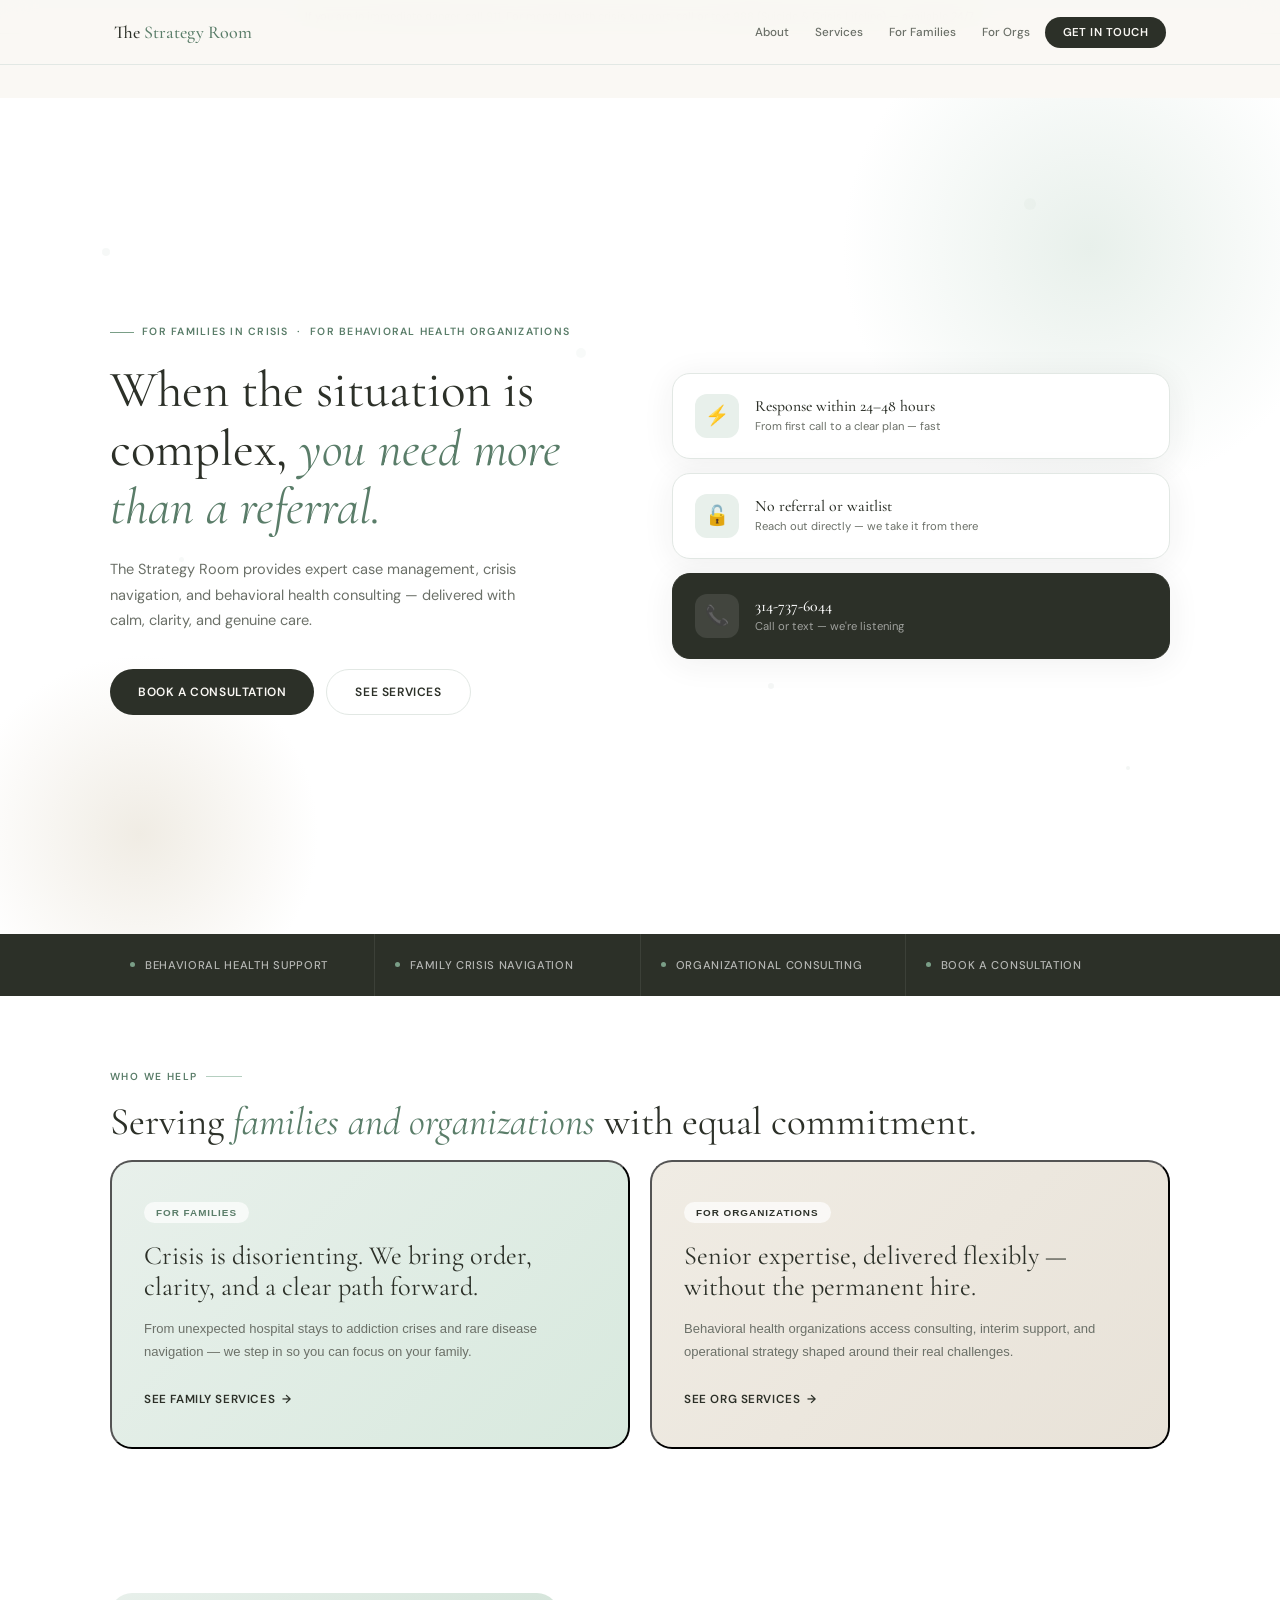
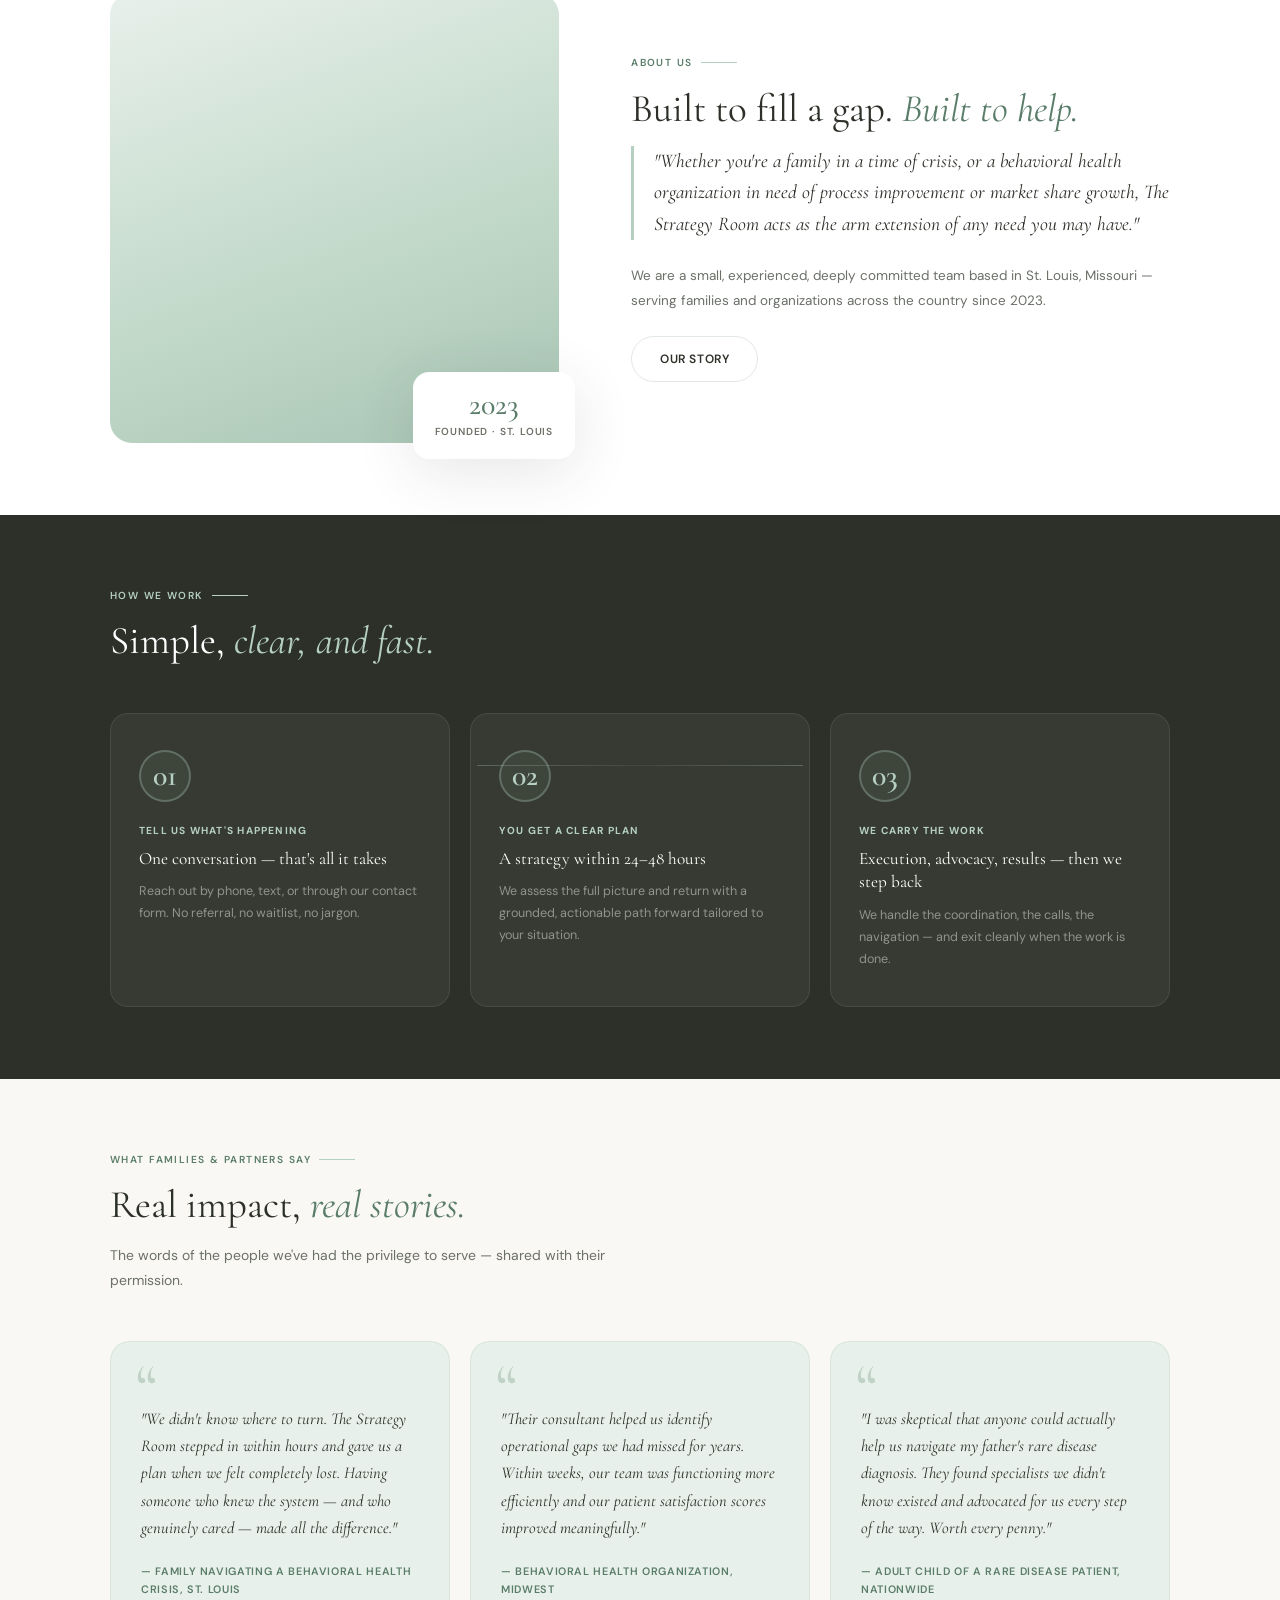
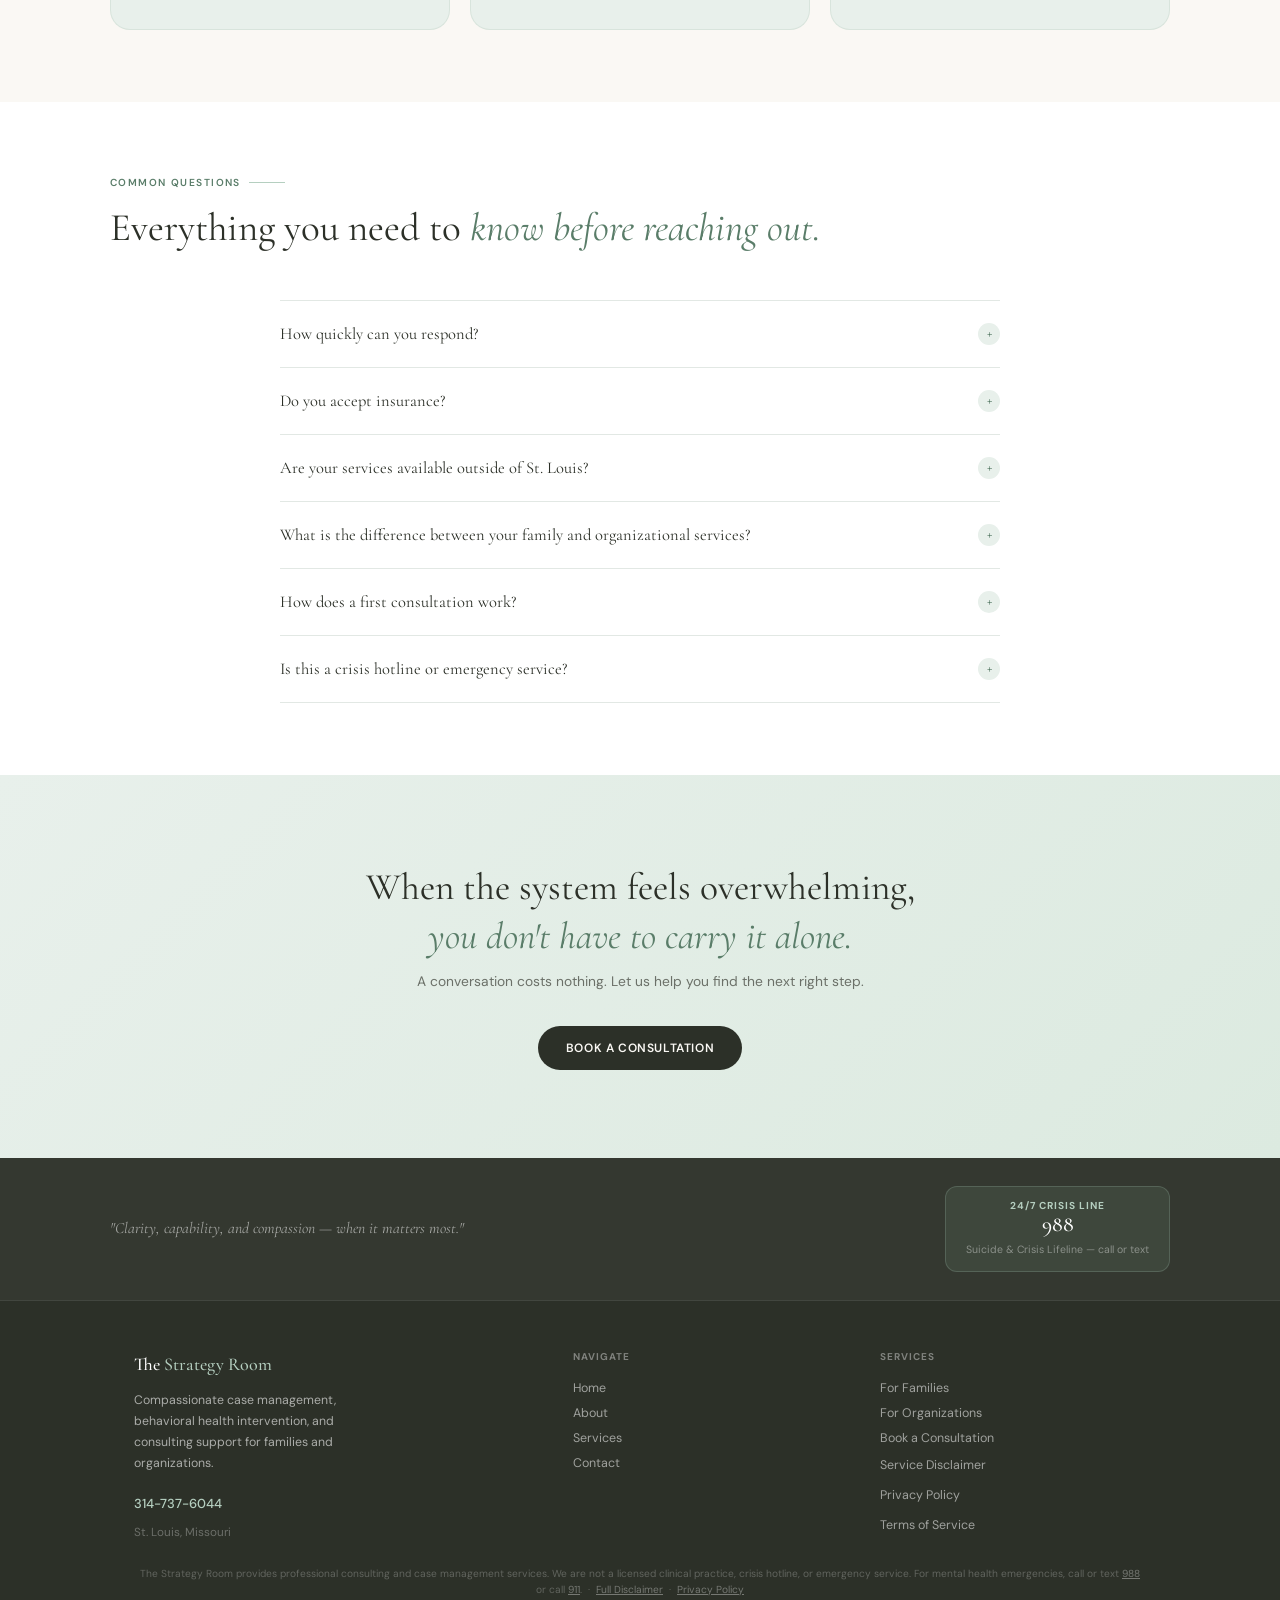
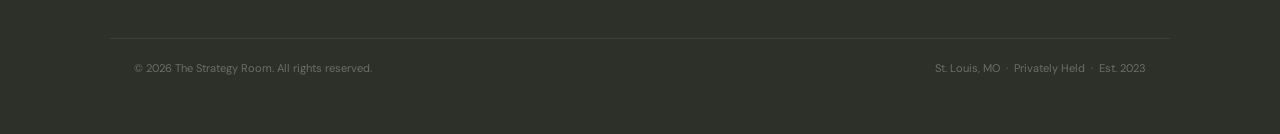
<file: index.html>
<!DOCTYPE html>
<html lang="en">
<head>
  <meta charset="UTF-8">
  <meta name="viewport" content="width=device-width, initial-scale=1.0">

  <!-- ── Primary SEO ───────────────────────────────────────────────────────── -->
  <title>The Strategy Room | Behavioral Health Case Management & Consulting — St. Louis, MO</title>
  <meta name="description" content="The Strategy Room provides expert behavioral health case management, crisis navigation, addiction intervention, and consulting for families and organizations. St. Louis, MO. No referral required. Response within 24–48 hours.">
  <meta name="robots" content="index, follow">
  <!-- TODO: Update canonical URL to your live domain, e.g. https://thestrategyroomstl.com/ -->
  <link rel="canonical" href="https://thestrategyroomstl.com/">

  <!-- ── Open Graph (Facebook, LinkedIn) ───────────────────────────────────── -->
  <meta property="og:type"        content="website">
  <meta property="og:site_name"   content="The Strategy Room">
  <meta property="og:title"       content="The Strategy Room | Behavioral Health Case Management & Consulting">
  <meta property="og:description" content="Compassionate case management, crisis navigation, and behavioral health consulting for families and organizations. St. Louis, MO. No referral required.">
  <!-- TODO: Update og:url to your live domain -->
  <meta property="og:url"         content="https://thestrategyroomstl.com/">
  <!-- TODO: Create and upload a 1200×630px OG image to assets/og-image.jpg -->
  <meta property="og:image"       content="https://thestrategyroomstl.com/assets/og-image.jpg">
  <meta property="og:locale"      content="en_US">

  <!-- ── Twitter / X Cards ─────────────────────────────────────────────────── -->
  <meta name="twitter:card"        content="summary_large_image">
  <meta name="twitter:title"       content="The Strategy Room | Behavioral Health Case Management & Consulting">
  <meta name="twitter:description" content="Compassionate case management, crisis navigation, and behavioral health consulting for families and organizations. St. Louis, MO.">
  <!-- TODO: Update twitter:image to your live domain -->
  <meta name="twitter:image"       content="https://thestrategyroomstl.com/assets/og-image.jpg">

  <!-- ── Local Business Structured Data (JSON-LD) ──────────────────────────── -->
  <script type="application/ld+json">
  {
    "@context": "https://schema.org",
    "@type": "LocalBusiness",
    "@id": "https://thestrategyroomstl.com/",
    "name": "The Strategy Room",
    "description": "Compassionate case management, behavioral health intervention, and consulting services for families in crisis and behavioral health organizations.",
    "url": "https://thestrategyroomstl.com/",
    "telephone": "+13147376044",
    "foundingDate": "2023",
    "priceRange": "$$",
    "address": {
      "@type": "PostalAddress",
      "addressLocality": "St. Louis",
      "addressRegion": "MO",
      "addressCountry": "US"
    },
    "areaServed": {
      "@type": "Country",
      "name": "United States"
    },
    "knowsAbout": [
      "Behavioral Health Case Management",
      "Crisis Case Management",
      "Hospital & Care Navigation",
      "Addiction Intervention",
      "Rare Disease Advocacy",
      "Behavioral Health Consulting",
      "Family Crisis Support"
    ],
    "sameAs": []
  }
  </script>

  <!-- ── Fonts ─────────────────────────────────────────────────────────────── -->
  <link rel="preconnect" href="https://fonts.googleapis.com">
  <link rel="preconnect" href="https://fonts.gstatic.com" crossorigin>
  <link href="https://fonts.googleapis.com/css2?family=Cormorant+Garamond:ital,wght@0,300;0,400;0,500;0,600;1,300;1,400&family=DM+Sans:wght@300;400;500;600&display=swap" rel="stylesheet">

  <!-- ── Stylesheet ────────────────────────────────────────────────────────── -->
  <link rel="stylesheet" href="css/styles.css">

  <!-- ── Analytics placeholder ─────────────────────────────────────────────── -->
  <!--
    TODO: Add your analytics snippet here.
    Recommended: Google Analytics 4 or Plausible (privacy-friendly).
    Example (GA4):
    <script async src="https://www.googletagmanager.com/gtag/js?id=G-XXXXXXXXXX"></script>
    <script>
      window.dataLayer = window.dataLayer || [];
      function gtag(){dataLayer.push(arguments);}
      gtag('js', new Date());
      gtag('config', 'G-XXXXXXXXXX');
    </script>
  -->
</head>

<body>

  <!-- ── Accessibility: Skip to Content ────────────────────────────────────── -->
  <a href="#main-content" class="skip-link">Skip to main content</a>

  <!-- ── Crisis Resource Banner ────────────────────────────────────────────── -->
  <div class="crisis-banner" role="note" aria-label="Emergency resources">
    If you are in immediate danger, call <a href="tel:911"><strong>911</strong></a>.
    For mental health crisis support, call or text <a href="tel:988"><strong>988</strong></a> (Suicide &amp; Crisis Lifeline) — available 24/7.
  </div>

  <!-- ── Navigation ────────────────────────────────────────────────────────── -->
  <nav id="nav" role="navigation" aria-label="Main navigation">
    <div class="ni">
      <button class="logo" onclick="sp('home')" aria-label="The Strategy Room — home">
        The <span>Strategy Room</span>
      </button>
      <ul class="nl" id="nav-list" role="list">
        <li><button class="nl-item" data-p="about"   onclick="sp('about');closeMenu()"   aria-label="About us">About</button></li>
        <li><button class="nl-item" data-p="svcs"    onclick="sp('svcs');closeMenu()"    aria-label="Our services">Services</button></li>
        <li><button class="nl-item" data-p="fam"     onclick="sp('fam');closeMenu()"     aria-label="Services for families">For Families</button></li>
        <li><button class="nl-item" data-p="org"     onclick="sp('org');closeMenu()"     aria-label="Services for organizations">For Orgs</button></li>
        <li><button class="nl-item nc" data-p="contact" onclick="sp('contact');closeMenu()" aria-label="Get in touch">Get in Touch</button></li>
      </ul>
      <button
        class="hamburger"
        id="hamburger"
        aria-label="Toggle navigation menu"
        aria-expanded="false"
        aria-controls="nav-list"
      >
        <span></span>
        <span></span>
        <span></span>
      </button>
    </div>
  </nav>

  <!-- ── Main Content ──────────────────────────────────────────────────────── -->
  <main id="main-content">

    <!-- ════════════════════════════════════════════════════════════
         HOME PAGE
    ════════════════════════════════════════════════════════════ -->
    <div class="pg on" id="p-home" role="region" aria-label="Home">

      <!-- Hero -->
      <section class="hero" aria-label="Introduction">
        <!-- Floating decorative dots (pure CSS animation) -->
        <div class="hero-dot" aria-hidden="true"></div>
        <div class="hero-dot" aria-hidden="true"></div>
        <div class="hero-dot" aria-hidden="true"></div>
        <div class="hero-dot" aria-hidden="true"></div>
        <div class="hero-dot" aria-hidden="true"></div>
        <div class="hero-dot" aria-hidden="true"></div>
        <div class="hi">
          <div>
            <div class="ey">For Families in Crisis &nbsp;&middot;&nbsp; For Behavioral Health Organizations</div>
            <h1>When the situation is complex, <em>you need more than a referral.</em></h1>
            <p class="hs">The Strategy Room provides expert case management, crisis navigation, and behavioral health consulting — delivered with calm, clarity, and genuine care.</p>
            <div class="hb">
              <button class="bp" onclick="sp('contact')">Book a Consultation</button>
              <button class="bs" onclick="sp('svcs')">See Services</button>
            </div>
          </div>
          <div class="hcards" aria-label="Key facts">
            <div class="hcard">
              <div class="hcard-icon" aria-hidden="true">⚡</div>
              <div>
                <div class="hcard-main">Response within 24–48 hours</div>
                <div class="hcard-sub">From first call to a clear plan — fast</div>
              </div>
            </div>
            <div class="hcard">
              <div class="hcard-icon" aria-hidden="true">🔓</div>
              <div>
                <div class="hcard-main">No referral or waitlist</div>
                <div class="hcard-sub">Reach out directly — we take it from there</div>
              </div>
            </div>
            <a href="tel:3147376044" class="hcard hcard-cta">
              <div class="hcard-icon" aria-hidden="true">📞</div>
              <div>
                <div class="hcard-main">314-737-6044</div>
                <div class="hcard-sub">Call or text — we're listening</div>
              </div>
            </a>
          </div>
        </div>
      </section>

      <!-- Trust strip -->
      <div class="ts" role="list" aria-label="Service highlights">
        <div class="ti">
          <button class="t-i" onclick="sp('fam')" role="listitem" aria-label="Learn about behavioral health support">
            <span class="td" aria-hidden="true"></span>Behavioral Health Support
          </button>
          <button class="t-i" onclick="sp('fam')" role="listitem" aria-label="Learn about family crisis navigation">
            <span class="td" aria-hidden="true"></span>Family Crisis Navigation
          </button>
          <button class="t-i" onclick="sp('org')" role="listitem" aria-label="Learn about organizational consulting">
            <span class="td" aria-hidden="true"></span>Organizational Consulting
          </button>
          <button class="t-i" onclick="sp('contact')" role="listitem" aria-label="Book a consultation">
            <span class="td" aria-hidden="true"></span>Book a Consultation
          </button>
        </div>
      </div>

      <!-- Who we help -->
      <section style="background:var(--white)" aria-labelledby="who-heading">
        <div class="w">
          <div class="sl">Who we help</div>
          <h2 id="who-heading" class="st">Serving <em>families and organizations</em> with equal commitment.</h2>
          <div class="wg">
            <button class="wc fam fu" onclick="sp('fam')" aria-label="Learn about services for families">
              <div class="wt">For Families</div>
              <h3>Crisis is disorienting. We bring order, clarity, and a clear path forward.</h3>
              <p>From unexpected hospital stays to addiction crises and rare disease navigation — we step in so you can focus on your family.</p>
              <span class="wl">See family services <span aria-hidden="true">→</span></span>
            </button>
            <button class="wc org fu d2" onclick="sp('org')" aria-label="Learn about services for organizations">
              <div class="wt">For Organizations</div>
              <h3>Senior expertise, delivered flexibly — without the permanent hire.</h3>
              <p>Behavioral health organizations access consulting, interim support, and operational strategy shaped around their real challenges.</p>
              <span class="wl">See org services <span aria-hidden="true">→</span></span>
            </button>
          </div>
        </div>
      </section>

      <!-- About us (preview) -->
      <section class="ap" aria-labelledby="about-home-heading">
        <div class="api w">
          <div style="position:relative">
            <div class="aib" aria-hidden="true"></div>
            <div class="ast" aria-label="Founded in 2023 in St. Louis">
              <div class="asn">2023</div>
              <div class="asl">Founded · St. Louis</div>
            </div>
          </div>
          <div class="ac fu d2">
            <div class="sl">About us</div>
            <h2 id="about-home-heading" class="st">Built to fill a gap. <em>Built to help.</em></h2>
            <blockquote>"Whether you're a family in a time of crisis, or a behavioral health organization in need of process improvement or market share growth, The Strategy Room acts as the arm extension of any need you may have."</blockquote>
            <p class="ac-body">We are a small, experienced, deeply committed team based in St. Louis, Missouri — serving families and organizations across the country since 2023.</p>
            <button class="bs" onclick="sp('about')" style="margin-top:8px">Our story</button>
          </div>
        </div>
      </section>

      <!-- How we work -->
      <section class="wy" aria-labelledby="how-heading">
        <div class="w">
          <div class="sl">How we work</div>
          <h2 id="how-heading" class="st">Simple, <em>clear, and fast.</em></h2>
          <div class="hwg">
            <div class="hwi fu">
              <span class="hwn" aria-hidden="true">01</span>
              <div class="hwt">Tell us what's happening</div>
              <div class="hwh">One conversation — that's all it takes</div>
              <div class="hwd">Reach out by phone, text, or through our contact form. No referral, no waitlist, no jargon.</div>
            </div>
            <div class="hwi fu d2">
              <span class="hwn" aria-hidden="true">02</span>
              <div class="hwt">You get a clear plan</div>
              <div class="hwh">A strategy within 24–48 hours</div>
              <div class="hwd">We assess the full picture and return with a grounded, actionable path forward tailored to your situation.</div>
            </div>
            <div class="hwi fu d3">
              <span class="hwn" aria-hidden="true">03</span>
              <div class="hwt">We carry the work</div>
              <div class="hwh">Execution, advocacy, results — then we step back</div>
              <div class="hwd">We handle the coordination, the calls, the navigation — and exit cleanly when the work is done.</div>
            </div>
          </div>
        </div>
      </section>

      <!-- Testimonials -->
      <section class="tm" aria-labelledby="testimonials-heading">
        <div class="w">
          <div class="sl">What families & partners say</div>
          <h2 id="testimonials-heading" class="st">Real impact, <em>real stories.</em></h2>
          <p class="ss">The words of the people we've had the privilege to serve — shared with their permission.</p>
          <div class="tmg">
            <div class="tmc fu">
              <p class="tm-quote">"We didn't know where to turn. The Strategy Room stepped in within hours and gave us a plan when we felt completely lost. Having someone who knew the system — and who genuinely cared — made all the difference."</p>
              <div class="tm-attr">— Family navigating a behavioral health crisis, St. Louis</div>
            </div>
            <div class="tmc fu d2">
              <p class="tm-quote">"Their consultant helped us identify operational gaps we had missed for years. Within weeks, our team was functioning more efficiently and our patient satisfaction scores improved meaningfully."</p>
              <div class="tm-attr">— Behavioral health organization, Midwest</div>
            </div>
            <div class="tmc fu d3">
              <p class="tm-quote">"I was skeptical that anyone could actually help us navigate my father's rare disease diagnosis. They found specialists we didn't know existed and advocated for us every step of the way. Worth every penny."</p>
              <div class="tm-attr">— Adult child of a rare disease patient, nationwide</div>
            </div>
          </div>
        </div>
      </section>

      <!-- FAQ Section (Home) -->
      <section class="faq-section" aria-labelledby="faq-heading">
        <div class="w">
          <div class="sl">Common questions</div>
          <h2 id="faq-heading" class="st">Everything you need to <em>know before reaching out.</em></h2>
          <div class="faq-list" role="list">

            <div class="faq-item" role="listitem">
              <button class="faq-question" aria-expanded="false" aria-controls="faq-1">
                How quickly can you respond?
                <span class="faq-indicator" aria-hidden="true">+</span>
              </button>
              <div id="faq-1" class="faq-answer">
                We aim to respond to every inquiry within one business day. For urgent situations, please call or text us directly at <a href="tel:3147376044">314-737-6044</a> — we prioritize time-sensitive cases.
              </div>
            </div>

            <div class="faq-item" role="listitem">
              <button class="faq-question" aria-expanded="false" aria-controls="faq-2">
                Do you accept insurance?
                <span class="faq-indicator" aria-hidden="true">+</span>
              </button>
              <div id="faq-2" class="faq-answer">
                Our services are private-pay and contract-based. We can provide documentation to assist with insurance reimbursement inquiries, but we do not bill insurers directly. We discuss pricing clearly before any engagement begins.
              </div>
            </div>

            <div class="faq-item" role="listitem">
              <button class="faq-question" aria-expanded="false" aria-controls="faq-3">
                Are your services available outside of St. Louis?
                <span class="faq-indicator" aria-hidden="true">+</span>
              </button>
              <div id="faq-3" class="faq-answer">
                Yes. While we are headquartered in St. Louis, Missouri, we work with families and organizations across the United States. Many engagements can be delivered remotely, and we travel when the situation calls for it.
              </div>
            </div>

            <div class="faq-item" role="listitem">
              <button class="faq-question" aria-expanded="false" aria-controls="faq-4">
                What is the difference between your family and organizational services?
                <span class="faq-indicator" aria-hidden="true">+</span>
              </button>
              <div id="faq-4" class="faq-answer">
                For families, we provide direct advocacy, crisis case management, and care navigation — walking alongside you through some of the hardest moments. For organizations, we offer behavioral health consulting, interim leadership support, and operational strategy. Both are grounded in the same deep expertise and commitment to results.
              </div>
            </div>

            <div class="faq-item" role="listitem">
              <button class="faq-question" aria-expanded="false" aria-controls="faq-5">
                How does a first consultation work?
                <span class="faq-indicator" aria-hidden="true">+</span>
              </button>
              <div id="faq-5" class="faq-answer">
                After you reach out, we schedule a focused conversation to understand your situation fully. From there, we recommend a clear path forward — whether that is a short-term engagement, an ongoing partnership, or a referral to another resource. There is no pressure and no commitment required.
              </div>
            </div>

            <div class="faq-item" role="listitem">
              <button class="faq-question" aria-expanded="false" aria-controls="faq-6">
                Is this a crisis hotline or emergency service?
                <span class="faq-indicator" aria-hidden="true">+</span>
              </button>
              <div id="faq-6" class="faq-answer">
                No. The Strategy Room is not an emergency service or crisis hotline. If you or someone you know is in immediate danger, please call <strong>911</strong>. For mental health crisis support available 24/7, call or text <a href="tel:988"><strong>988</strong></a> (Suicide &amp; Crisis Lifeline). We provide professional case management and consulting — not emergency intervention.
              </div>
            </div>

          </div>
        </div>
      </section>

      <!-- CTA Band -->
      <section class="cb" aria-label="Call to action">
        <div class="wn">
          <h2>When the system feels overwhelming, <em>you don't have to carry it alone.</em></h2>
          <p>A conversation costs nothing. Let us help you find the next right step.</p>
          <button class="bp" onclick="sp('contact')">Book a Consultation</button>
        </div>
      </section>
    </div>
    <!-- /HOME -->


    <!-- ════════════════════════════════════════════════════════════
         ABOUT PAGE
    ════════════════════════════════════════════════════════════ -->
    <div class="pg" id="p-about" role="region" aria-label="About us">
      <div class="ph">
        <div class="sl" style="justify-content:center;margin-bottom:10px">Our story</div>
        <h1>Built to fill a gap. <em>Built to help.</em></h1>
        <p>Founded in 2023 with a simple conviction: that families and organizations both deserve access to expert, compassionate support — when and where they need it most.</p>
      </div>
      <section style="background:var(--cream)" aria-labelledby="about-content">
        <div class="pr w">
          <h2 id="about-content">Who <em>we are</em></h2>
          <p>The Strategy Room brings compassionate and timely case management, behavioral health interventions, and consulting services to organizations and families of all walks of life. We are a small, experienced, deeply committed team based in St. Louis, Missouri.</p>
          <blockquote>"Whether you're a family in a time of crisis, or a behavioral health organization in need of process improvement or market share growth, The Strategy Room acts as the arm extension of any need you may have."</blockquote>

          <h2>Why we <em>exist</em></h2>
          <p>There is a gap in how care is accessed and delivered — both for families and for the organizations trying to serve them. Families navigating terminal illness, unexpected hospital stays, addiction crises, or rare diseases are left to manage impossibly complex systems, often alone.</p>
          <p>At the same time, behavioral health organizations are stretched thin, needing expert support they cannot afford to hire permanently. We built The Strategy Room to address both sides of that gap.</p>
          <p>We fly in, make our mark, and then leave you with a sense of peace and ease. No unnecessary entanglement. Just results.</p>

          <h2>Our <em>mission</em></h2>
          <p>To bring clarity, capability, and compassion to moments that demand the most — empowering families to navigate healthcare with confidence, and helping behavioral health organizations build stronger, more impactful practices.</p>

          <h2>Business <em>details</em></h2>
          <div class="db" aria-label="Business information">
            <div><div class="dll">Phone</div><div class="dlv"><a href="tel:3147376044" style="color:inherit;text-decoration:none">314-737-6044</a></div></div>
            <div><div class="dll">Headquarters</div><div class="dlv">St. Louis, Missouri</div></div>
            <div><div class="dll">Industry</div><div class="dlv">Behavioral Health &amp; Health Care</div></div>
            <div><div class="dll">Founded</div><div class="dlv">2023</div></div>
            <div><div class="dll">Company Type</div><div class="dlv">Privately Held</div></div>
            <div><div class="dll">Team Size</div><div class="dlv">2–10 specialists</div></div>
          </div>
        </div>
      </section>
      <section class="cb" aria-label="Contact prompt">
        <div class="wn">
          <h2>Ready to talk about <em>what you're facing</em>?</h2>
          <p>We're here for the hard conversations — and we know how to help.</p>
          <button class="bp" onclick="sp('contact')">Get in touch</button>
        </div>
      </section>
    </div>
    <!-- /ABOUT -->


    <!-- ════════════════════════════════════════════════════════════
         SERVICES PAGE
    ════════════════════════════════════════════════════════════ -->
    <div class="pg" id="p-svcs" role="region" aria-label="Services">
      <div class="ph">
        <div class="sl" style="justify-content:center;margin-bottom:10px">What we offer</div>
        <h1>Services for <em>families and organizations</em></h1>
        <p>Expert support, shaped around your situation — delivered with care, discretion, and calm confidence.</p>
      </div>

      <section style="background:var(--cream);padding-top:60px" aria-labelledby="fam-svcs-heading">
        <div class="w">
          <div class="sch">
            <div class="cb2">For Families</div>
            <h2 id="fam-svcs-heading" class="ct">Family &amp; Individual Care</h2>
          </div>
          <div class="sl2">
            <article class="sdc fu">
              <div class="st2">Crisis Support</div>
              <h3>Crisis Case Management</h3>
              <p>We step in immediately, assess the full picture, and build a clear path forward so you can focus on your family.</p>
              <div class="so">A coordinated care plan and a trusted advocate in your corner.</div>
            </article>
            <article class="sdc fu d1">
              <div class="st2">Hospital Support</div>
              <h3>Hospital &amp; Care Navigation</h3>
              <p>We help you understand what's happening, ask the right questions, and ensure your loved one receives the attention they deserve.</p>
              <div class="so">You stop feeling lost and start feeling informed.</div>
            </article>
            <article class="sdc fu d2">
              <div class="st2">Addiction</div>
              <h3>Addiction &amp; Intervention Support</h3>
              <p>We bring professional guidance, emotional steadiness, and a clear process to one of the hardest things a family will ever do.</p>
              <div class="so">One of the hardest conversations, approached with structure and hope.</div>
            </article>
            <article class="sdc fu d3">
              <div class="st2">Complex Care</div>
              <h3>Rare Disease &amp; Complex Care Advocacy</h3>
              <p>We become your expert advocate — researching, connecting, and fighting for access to the right resources.</p>
              <div class="so">A tireless advocate who moves the needle.</div>
            </article>
            <article class="sdc fu d4">
              <div class="st2">Coordination</div>
              <h3>Family Guidance &amp; Care Coordination</h3>
              <p>We provide structure and coordination across providers — keeping the whole picture in view when everything feels fragmented.</p>
              <div class="so">Your care team moves in sync and you always know what's next.</div>
            </article>
          </div>
        </div>
      </section>

      <section style="background:var(--white)" aria-labelledby="org-svcs-heading">
        <div class="w">
          <div class="sch">
            <div class="cb2 alt">For Organizations</div>
            <h2 id="org-svcs-heading" class="ct">Organizational &amp; Consulting Services</h2>
          </div>
          <div class="sl2">
            <article class="sdc fu">
              <div class="st2">Strategy</div>
              <h3>Behavioral Health Consulting</h3>
              <p>Strategic counsel for organizations looking to refine their practice, improve outcomes, and better serve their communities.</p>
              <div class="so">Expert perspective without the cost of a full-time strategist.</div>
            </article>
            <article class="sdc fu d1">
              <div class="st2">Interim Support</div>
              <h3>Interim Support Services</h3>
              <p>Bridge a leadership gap or cover a capacity shortage for a defined period — without disrupting your team or budget.</p>
              <div class="so">Your organization keeps moving without missing a step.</div>
            </article>
            <article class="sdc fu d2">
              <div class="st2">Operations</div>
              <h3>Process Improvement</h3>
              <p>We audit, diagnose, and rebuild operational workflows — delivering measurable efficiency gains and better patient experiences.</p>
              <div class="so">Your team works smarter, with less friction and more impact.</div>
            </article>
            <article class="sdc fu d3">
              <div class="st2">Growth</div>
              <h3>Growth &amp; Operational Strategy</h3>
              <p>We bring strategic rigor to help you grow intentionally and sustainably — entering new markets or improving margins.</p>
              <div class="so">You grow with clarity, not chaos.</div>
            </article>
            <article class="sdc fu d4">
              <div class="st2">Flexible Contracts</div>
              <h3>Specialized Contract Support</h3>
              <p>Access senior expertise on a contract basis — without the commitment or overhead of a full-time hire.</p>
              <div class="so">Exactly the right support, for exactly as long as you need it.</div>
            </article>
          </div>
        </div>
      </section>

      <section class="cb" aria-label="Contact prompt">
        <div class="wn">
          <h2>Not sure where to <em>start</em>?</h2>
          <p>That's exactly what we're here for. Tell us what's happening and we'll help you find the next right step.</p>
          <button class="bp" onclick="sp('contact')">Start a conversation</button>
        </div>
      </section>
    </div>
    <!-- /SERVICES -->


    <!-- ════════════════════════════════════════════════════════════
         FOR FAMILIES PAGE
    ════════════════════════════════════════════════════════════ -->
    <div class="pg" id="p-fam" role="region" aria-label="Services for families">
      <div class="ph">
        <div class="sl" style="justify-content:center;margin-bottom:10px">For Families</div>
        <h1>You shouldn't have to navigate this <em>alone</em>.</h1>
        <p>From unexpected hospital stays to long-term care crises, we provide the guidance, advocacy, and steady hand your family needs.</p>
      </div>
      <section style="background:var(--cream);padding-top:60px" aria-label="Family services">
        <div class="w">
          <div class="sl2">
            <article class="sdc fu">
              <div class="st2">Crisis Support</div>
              <h2>Crisis Case Management</h2>
              <p>Immediate, structured support when a family member faces an unexpected health or behavioral crisis. We take the coordination burden off your plate and build a clear, humane plan of action.</p>
              <div class="so">A trusted guide from moment of crisis to a stable next step.</div>
            </article>
            <article class="sdc fu d1">
              <div class="st2">Hospital Support</div>
              <h2>Hospital &amp; Care Navigation</h2>
              <p>We help families understand diagnoses, communicate with care teams, manage transitions, and protect their loved one's interests inside an often-impersonal system.</p>
              <div class="so">Clarity and confidence during one of the most stressful experiences a family can face.</div>
            </article>
            <article class="sdc fu d2">
              <div class="st2">Addiction</div>
              <h2>Addiction &amp; Intervention Support</h2>
              <p>Guided, professional support for families preparing an intervention or seeking to connect a loved one with treatment. We hold the process steady so you can hold your family together.</p>
              <div class="so">A structured, compassionate path through one of life's hardest conversations.</div>
            </article>
            <article class="sdc fu d3">
              <div class="st2">Complex Care</div>
              <h2>Rare Disease &amp; Complex Care Advocacy</h2>
              <p>When a diagnosis is rare, the roadmap is thin. We research, connect, and advocate to help your family access the specialists, resources, and support you deserve.</p>
              <div class="so">Someone in your corner who doesn't stop until you have answers.</div>
            </article>
            <article class="sdc fu d4">
              <div class="st2">Coordination</div>
              <h2>Family Guidance &amp; Care Coordination</h2>
              <p>For long-term or complex care situations, we serve as the connective tissue — coordinating across providers, schedules, and plans so your family can focus on being present.</p>
              <div class="so">Peace of mind that someone is managing the whole picture.</div>
            </article>
          </div>
        </div>
      </section>
      <section class="cb" aria-label="Contact prompt">
        <div class="wn">
          <h2>When the system feels overwhelming, <em>you don't have to carry it alone.</em></h2>
          <p>A conversation costs nothing. Let us help you find the next right step.</p>
          <button class="bp" onclick="sp('contact')">Reach out today</button>
        </div>
      </section>
    </div>
    <!-- /FOR FAMILIES -->


    <!-- ════════════════════════════════════════════════════════════
         FOR ORGANIZATIONS PAGE
    ════════════════════════════════════════════════════════════ -->
    <div class="pg" id="p-org" role="region" aria-label="Services for organizations">
      <div class="ph">
        <div class="sl" style="justify-content:center;margin-bottom:10px">For Organizations</div>
        <h1>Expert support, <em>without the overhead</em>.</h1>
        <p>Behavioral health organizations gain access to senior-level consulting, interim support, and strategic expertise — contracted on your terms.</p>
      </div>
      <section style="background:var(--cream);padding-top:60px" aria-label="Organization services">
        <div class="w">
          <div class="sl2">
            <article class="sdc fu">
              <div class="st2">Strategy</div>
              <h2>Behavioral Health Consulting</h2>
              <p>Deep, practical consulting for organizations navigating change, growth, or challenge in the behavioral health space. Strategic clarity rooted in real-world experience.</p>
              <div class="so">Measurable improvement in direction, operations, and outcomes.</div>
            </article>
            <article class="sdc fu d1">
              <div class="st2">Interim Support</div>
              <h2>Interim Support Services</h2>
              <p>When you need experienced hands without a full-time commitment, we step in — filling critical roles, covering capacity gaps, and ensuring continuity during transitions.</p>
              <div class="so">No disruption to momentum. No compromise on quality.</div>
            </article>
            <article class="sdc fu d2">
              <div class="st2">Operations</div>
              <h2>Process Improvement</h2>
              <p>We examine your workflows, identify friction points, and redesign processes that hold your team back — making operations smoother, faster, and more patient-centered.</p>
              <div class="so">Leaner operations, better experiences, and a team that feels the difference.</div>
            </article>
            <article class="sdc fu d3">
              <div class="st2">Growth</div>
              <h2>Growth &amp; Operational Strategy</h2>
              <p>From market expansion to revenue diversification, we build strategic frameworks grounded in data and behavioral health realities — not generic business theory.</p>
              <div class="so">Sustainable growth built on clear strategy, not guesswork.</div>
            </article>
            <article class="sdc fu d4">
              <div class="st2">Flexible Contracts</div>
              <h2>Specialized Contract Support</h2>
              <p>Access the exact expertise you need, scoped precisely to your situation. We integrate with your team, produce real results, and transition out cleanly when the work is done.</p>
              <div class="so">Exactly the right support, for exactly as long as you need it.</div>
            </article>
          </div>
        </div>
      </section>
      <section class="cb" aria-label="Contact prompt">
        <div class="wn">
          <h2>Let's talk about what your <em>organization needs</em>.</h2>
          <p>No long pitch. Just a focused conversation about where you are and where you want to be.</p>
          <button class="bp" onclick="sp('contact')">Start the conversation</button>
        </div>
      </section>
    </div>
    <!-- /FOR ORGANIZATIONS -->


    <!-- ════════════════════════════════════════════════════════════
         CONTACT PAGE
    ════════════════════════════════════════════════════════════ -->
    <div class="pg" id="p-contact" role="region" aria-label="Contact">
      <div class="ph">
        <div class="sl" style="justify-content:center;margin-bottom:10px">Get in touch</div>
        <h1>Tell us what's <em>happening</em>.</h1>
        <p>We'll help you find the next right step. No pressure, no jargon — just a real conversation.</p>
      </div>

      <section style="background:var(--cream);padding:72px 24px" aria-label="Contact information and form">
        <div class="cl">

          <!-- Left: contact info -->
          <div class="ci">
            <h2>We're here when <em>you're ready</em>.</h2>
            <p>Whether you're in the middle of a crisis, planning ahead, or simply not sure where to begin — reach out. The right conversation at the right time can change everything.</p>

            <div class="cp">
              <div class="pi" aria-hidden="true">📞</div>
              <div>
                <div class="pl">Call or text us</div>
                <a href="tel:3147376044" class="pn" aria-label="Call us at 314-737-6044">314-737-6044</a>
              </div>
            </div>

            <div class="cloc">
              <div class="pi" aria-hidden="true">📍</div>
              <div>
                <div class="pl">Headquarters</div>
                <div style="font-family:var(--fd);font-size:1.15rem;color:var(--charcoal);font-weight:500">St. Louis, Missouri</div>
              </div>
            </div>

            <!-- Crisis disclaimer in contact column -->
            <div class="ci-crisis" role="note" aria-label="Important: emergency resources">
              <strong>Not an emergency service.</strong> If you or someone you know is in immediate danger, call <a href="tel:911">911</a>. For 24/7 mental health crisis support, call or text <a href="tel:988">988</a> (Suicide &amp; Crisis Lifeline). The Strategy Room provides professional case management and consulting — not emergency crisis intervention.
            </div>
          </div>

          <!-- Right: form -->
          <div class="cfw fu">
            <div class="ft">Book a Consultation</div>
            <p class="fsb">"Tell us what's happening. We'll help you find the next right step."</p>

            <!--
              FORM CONFIGURATION (HUMAN REVIEW REQUIRED):
              1. Create a free account at https://formspree.io
              2. Create a new form and copy your endpoint URL
              3. Replace YOUR_FORM_ID below with your actual form ID
              4. Set up email notifications in your Formspree dashboard
            -->
            <form
              id="cf"
              action="https://formspree.io/f/YOUR_FORM_ID"
              method="POST"
              novalidate
              aria-label="Consultation inquiry form"
            >
              <!-- Formspree honeypot (spam prevention) -->
              <input type="text" name="_gotcha" style="display:none" tabindex="-1" autocomplete="off">
              <!-- Redirect after submission (only used if JS fails) -->
              <input type="hidden" name="_next" value="https://thestrategyroomstl.com/#contact">

              <div class="fr">
                <div class="fg" id="fg-first-name">
                  <label for="first-name">First name</label>
                  <input
                    type="text"
                    id="first-name"
                    name="first-name"
                    placeholder="Jane"
                    required
                    autocomplete="given-name"
                    aria-required="true"
                    aria-describedby="msg-first-name"
                  >
                  <span class="field-msg" id="msg-first-name" aria-live="polite"></span>
                </div>
                <div class="fg" id="fg-last-name">
                  <label for="last-name">Last name</label>
                  <input
                    type="text"
                    id="last-name"
                    name="last-name"
                    placeholder="Smith"
                    required
                    autocomplete="family-name"
                    aria-required="true"
                    aria-describedby="msg-last-name"
                  >
                  <span class="field-msg" id="msg-last-name" aria-live="polite"></span>
                </div>
              </div>

              <div class="fg" id="fg-email">
                <label for="email">Email address</label>
                <input
                  type="email"
                  id="email"
                  name="email"
                  placeholder="jane@example.com"
                  required
                  autocomplete="email"
                  aria-required="true"
                  aria-describedby="msg-email"
                >
                <span class="field-msg" id="msg-email" aria-live="polite"></span>
              </div>

              <div class="fg">
                <label for="phone">
                  Phone number
                  <span style="font-weight:400;opacity:.5;font-size:.9em">(optional)</span>
                </label>
                <input
                  type="tel"
                  id="phone"
                  name="phone"
                  placeholder="(314) 555-0100"
                  autocomplete="tel"
                >
              </div>

              <div class="fg">
                <label for="contact-type">I am reaching out as a</label>
                <select id="contact-type" name="contact-type" aria-required="false">
                  <option value="">Select one…</option>
                  <option value="family">Family member or caregiver</option>
                  <option value="individual">Individual seeking support</option>
                  <option value="organization">Behavioral health organization</option>
                  <option value="other">Other</option>
                </select>
              </div>

              <div class="fg" id="fg-message">
                <label for="message">Tell us what's going on</label>
                <textarea
                  id="message"
                  name="message"
                  placeholder="Share as much or as little as you'd like. We're here to listen."
                  required
                  aria-required="true"
                  aria-describedby="msg-message"
                ></textarea>
                <span class="field-msg" id="msg-message" aria-live="polite"></span>
              </div>

              <p class="form-disclaimer">
                By submitting this form you understand that The Strategy Room is not a crisis hotline or emergency service. For immediate mental health emergencies, call <a href="tel:988">988</a> or <a href="tel:911">911</a>. We typically respond within one business day.
              </p>

              <button type="submit" class="fsub">Send Message →</button>
            </form>

            <!-- Error message (shown on submit failure) -->
            <div id="fe" class="form-error" role="alert" aria-live="assertive"></div>

            <!-- Success message (shown after successful submission) -->
            <div
              id="fs"
              class="form-success"
              style="display:none"
              role="status"
              aria-live="polite"
              aria-atomic="true"
            >
              <div class="form-success-title">Thank you for reaching out.</div>
              <div class="form-success-sub">We'll be in touch within one business day. If your situation is urgent, please call us at <a href="tel:3147376044" style="color:var(--sage-deep)">314-737-6044</a>.</div>
            </div>

            <!-- Payment / booking section -->
            <div class="pay-wrap" id="pay-wrap" aria-label="Payment options">
              <div class="pay-label">Or pay to book your consultation</div>

              <!--
                PAYMENT CONFIGURATION (HUMAN REVIEW REQUIRED):
                1. Go to https://dashboard.stripe.com/payment-links
                2. Create a payment link for your $150 consultation fee
                3. Replace '#' in STRIPE_PAYMENT_LINK in js/app.js with your URL
                   The button below is wired by app.js once that value is set.
              -->
              <a
                href="#"
                id="stripe-payment-link"
                class="pay-btn-primary"
                target="_blank"
                rel="noopener noreferrer"
                aria-label="Pay $150 to book a consultation via Stripe"
              >
                <span aria-hidden="true">💳</span>
                Pay &amp; Book — $150 Consultation
              </a>

              <div class="pay-secure">
                <span aria-hidden="true">🔒</span> Secure payment via Stripe &nbsp;·&nbsp; Cards, Apple Pay &amp; Google Pay accepted
              </div>
              <p class="pay-note">
                Not ready to pay? <button type="button" class="link-btn" onclick="document.getElementById('cf').scrollIntoView({behavior:'smooth'})">Send a message</button> instead — it's free and there's no commitment.
              </p>
            </div>
          </div>

        </div>
      </section>
    </div>
    <!-- /CONTACT -->

  </main>


  <!-- ── Footer ─────────────────────────────────────────────────────────────── -->
  <footer role="contentinfo">
    <!-- Footer top band: tagline + crisis hotline -->
    <div class="footer-top">
      <div class="footer-top-inner">
        <div class="footer-tagline">
          "Clarity, capability, and compassion — when it matters most."
        </div>
        <div class="footer-crisis" role="note" aria-label="Crisis resources">
          <div>
            <div class="footer-crisis-label">24/7 Crisis Line</div>
            <a href="tel:988" class="footer-crisis-number" aria-label="Call or text 988, the Suicide and Crisis Lifeline">988</a>
            <div class="footer-crisis-sub">Suicide &amp; Crisis Lifeline — call or text</div>
          </div>
        </div>
      </div>
    </div>
    <div class="fo">
      <div>
        <div class="fb">The <span>Strategy Room</span></div>
        <p class="ftag">Compassionate case management, behavioral health intervention, and consulting support for families and organizations.</p>
        <div class="fca">
          <a href="tel:3147376044" aria-label="Call us at 314-737-6044">314-737-6044</a>
          <span style="font-size:.78rem;color:rgba(255,255,255,.3)">St. Louis, Missouri</span>
        </div>
      </div>
      <div class="fc">
        <h5>Navigate</h5>
        <button onclick="sp('home')"    aria-label="Go to home page">Home</button>
        <button onclick="sp('about')"   aria-label="Go to about page">About</button>
        <button onclick="sp('svcs')"    aria-label="Go to services page">Services</button>
        <button onclick="sp('contact')" aria-label="Go to contact page">Contact</button>
      </div>
      <div class="fc">
        <h5>Services</h5>
        <button onclick="sp('fam')"     aria-label="Family services">For Families</button>
        <button onclick="sp('org')"     aria-label="Organization services">For Organizations</button>
        <button onclick="sp('contact')" aria-label="Book a consultation">Book a Consultation</button>
        <a href="disclaimer.html">Service Disclaimer</a>
        <a href="privacy.html">Privacy Policy</a>
        <a href="terms.html">Terms of Service</a>
      </div>
    </div>

    <div class="footer-disclaimer" role="note">
      The Strategy Room provides professional consulting and case management services. We are not a licensed clinical practice, crisis hotline, or emergency service. For mental health emergencies, call or text <a href="tel:988">988</a> or call <a href="tel:911">911</a>. &nbsp;·&nbsp; <a href="disclaimer.html">Full Disclaimer</a> &nbsp;·&nbsp; <a href="privacy.html">Privacy Policy</a>
    </div>

    <div class="fbot">
      <span>&copy; 2026 The Strategy Room. All rights reserved.</span>
      <span>St. Louis, MO &nbsp;·&nbsp; Privately Held &nbsp;·&nbsp; Est. 2023</span>
    </div>
  </footer>

  <!-- ── App Script ──────────────────────────────────────────────────────────── -->
  <script src="js/app.js"></script>

  <!-- Inline: nav button style fix (needed because .nl targets a/button equally) -->
  <style>
    /* Make nav buttons look identical to links */
    .nl-item {
      font-size: .78rem;
      font-weight: 500;
      color: var(--muted);
      text-decoration: none;
      padding: 6px 11px;
      border-radius: 20px;
      transition: all .2s;
      cursor: pointer;
      white-space: nowrap;
      background: none;
      border: none;
      font-family: var(--fb);
    }
    .nl-item:hover, .nl-item.act {
      color: var(--charcoal);
      background: var(--sage-pale);
    }
    .nl-item.nc {
      background: var(--charcoal) !important;
      color: var(--cream) !important;
      padding: 8px 18px !important;
      border-radius: var(--r) !important;
      font-size: .76rem !important;
      font-weight: 600 !important;
      letter-spacing: .04em !important;
      text-transform: uppercase;
    }
    .nl-item.nc:hover { background: var(--sage-deep) !important; color: #fff !important; }
    /* Ensure .wc buttons fill their grid cell */
    button.wc { width: 100%; text-align: left; }
  </style>

</body>
</html>
</file>
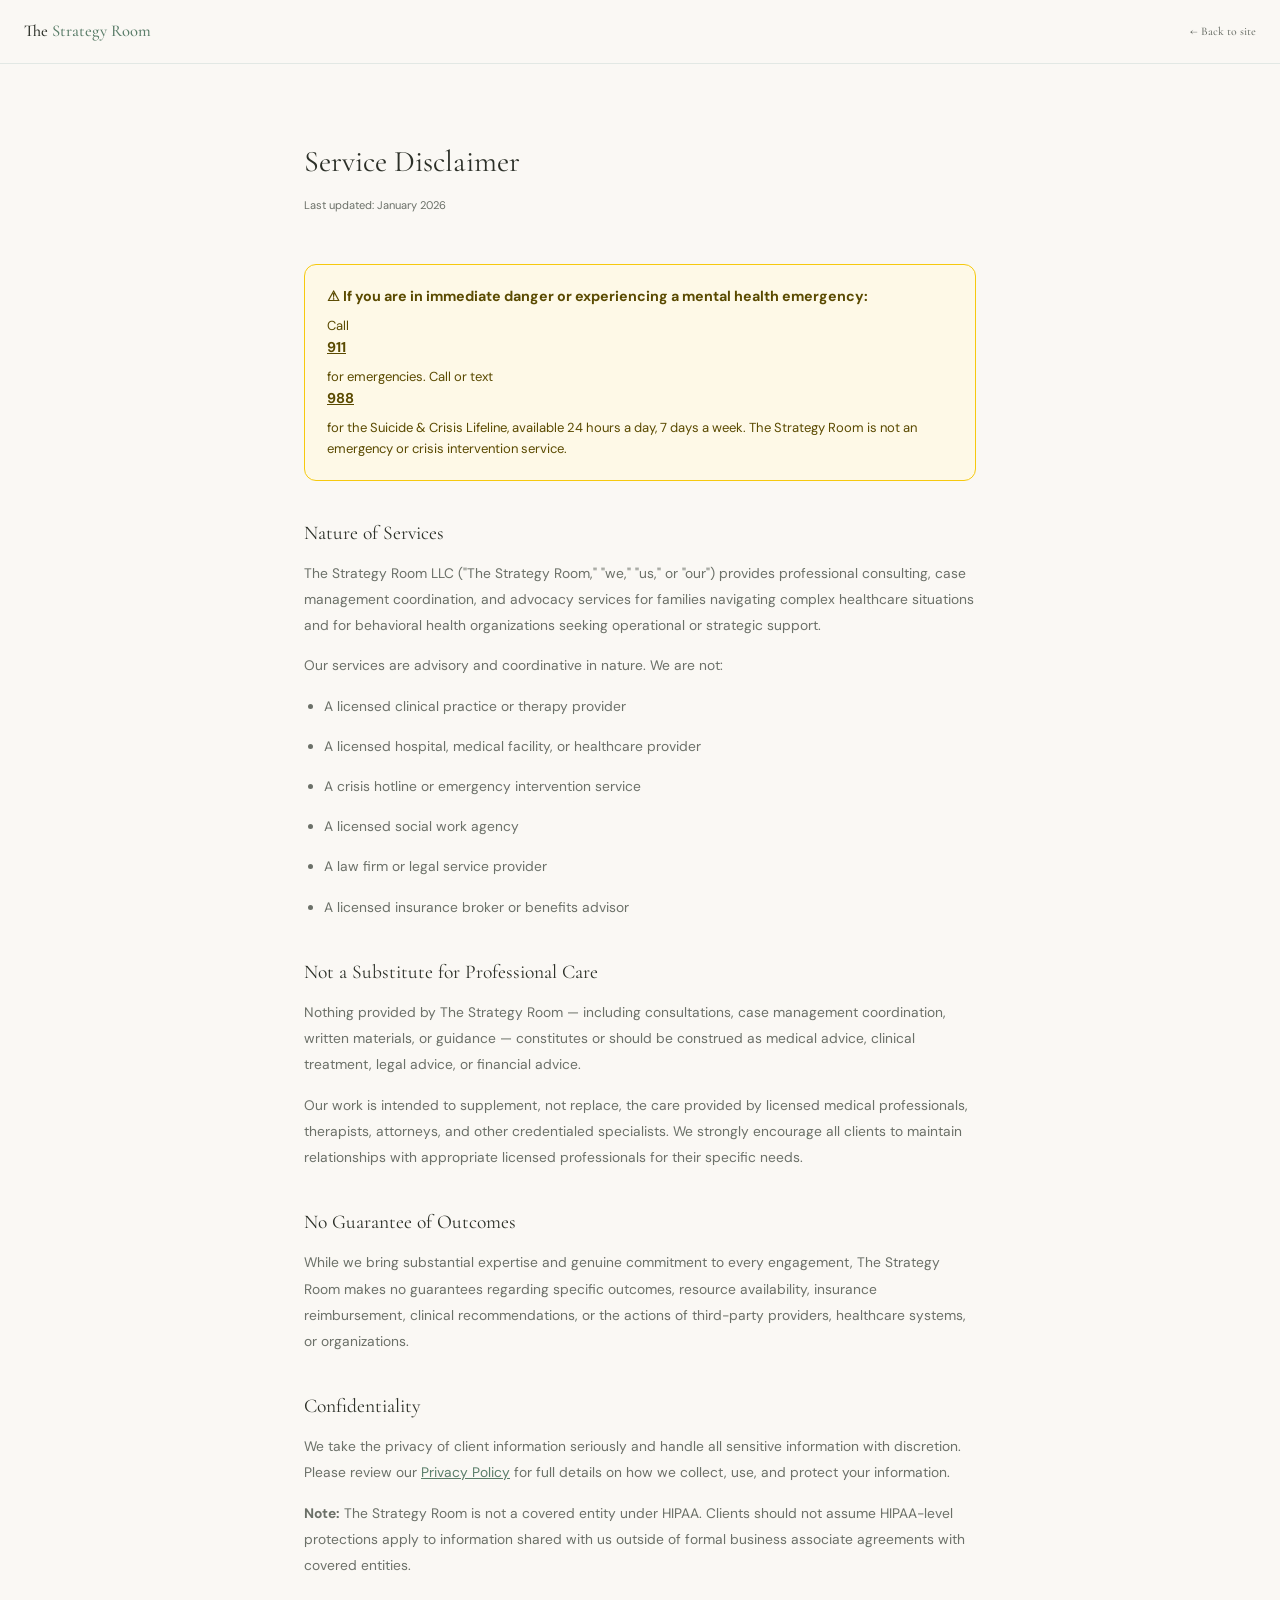
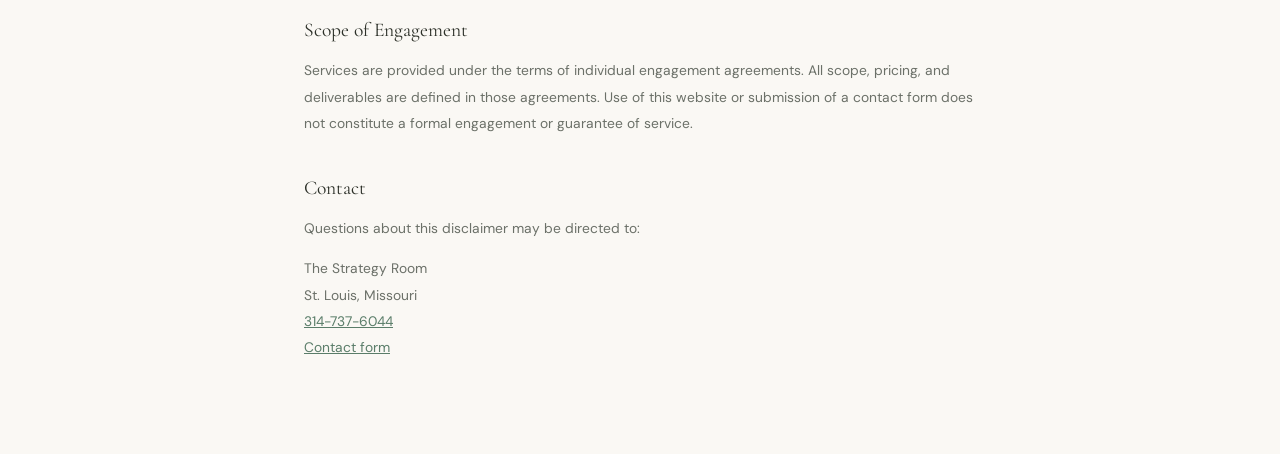
<file: disclaimer.html>
<!DOCTYPE html>
<html lang="en">
<head>
  <meta charset="UTF-8">
  <meta name="viewport" content="width=device-width, initial-scale=1.0">
  <title>Service Disclaimer | The Strategy Room</title>
  <meta name="description" content="Important information about the nature of services provided by The Strategy Room. Not a clinical practice or emergency service.">
  <meta name="robots" content="noindex, follow">
  <link rel="preconnect" href="https://fonts.googleapis.com">
  <link rel="preconnect" href="https://fonts.gstatic.com" crossorigin>
  <link href="https://fonts.googleapis.com/css2?family=Cormorant+Garamond:ital,wght@0,300;0,400;0,500;0,600;1,300;1,400&family=DM+Sans:wght@300;400;500;600&display=swap" rel="stylesheet">
  <link rel="stylesheet" href="css/styles.css">
  <style>
    body { padding-top: 80px; }
    .legal-nav {
      position: fixed; top: 0; left: 0; right: 0; z-index: 100;
      background: rgba(250,248,244,.96); backdrop-filter: blur(16px);
      border-bottom: 1px solid var(--border); height: 64px;
      display: flex; align-items: center; padding: 0 24px;
      justify-content: space-between;
    }
    .legal-nav a { font-family: var(--fd); font-size: 1.1rem; font-weight: 500; color: var(--charcoal); text-decoration: none; }
    .legal-nav a span { color: var(--sage-deep); }
    .legal-nav .back { font-size: .78rem; font-weight: 500; color: var(--muted); }
    .legal-nav .back:hover { color: var(--charcoal); }
    .legal-body { max-width: 720px; margin: 0 auto; padding: 56px 24px 80px; }
    .legal-body h1 { font-family: var(--fd); font-size: 2rem; font-weight: 400; margin-bottom: 8px; color: var(--charcoal); }
    .legal-body .updated { font-size: .74rem; color: var(--muted); margin-bottom: 48px; }
    .legal-body h2 { font-family: var(--fd); font-size: 1.3rem; font-weight: 400; margin: 36px 0 10px; color: var(--charcoal); }
    .legal-body p, .legal-body li { font-size: .92rem; color: var(--muted); line-height: 1.9; margin-bottom: 14px; }
    .legal-body ul { padding-left: 20px; margin-bottom: 14px; }
    .legal-body a { color: var(--sage-deep); }
    .crisis-box {
      background: #fef9e7; border: 1px solid #f6c90e; border-radius: 12px;
      padding: 20px 22px; margin: 32px 0; font-size: .87rem; color: #5a4a00; line-height: 1.65;
    }
    .crisis-box strong { display: block; margin-bottom: 6px; font-size: .95rem; }
    .crisis-box a { color: #5a4a00; font-weight: 700; }
  </style>
</head>
<body>

  <nav class="legal-nav" aria-label="Site navigation">
    <a href="index.html">The <span>Strategy Room</span></a>
    <a href="index.html" class="back">← Back to site</a>
  </nav>

  <main class="legal-body" id="main-content">

    <h1>Service Disclaimer</h1>
    <p class="updated">Last updated: January 2026</p>

    <div class="crisis-box" role="alert" aria-label="Emergency resources">
      <strong>⚠ If you are in immediate danger or experiencing a mental health emergency:</strong>
      Call <a href="tel:911"><strong>911</strong></a> for emergencies. Call or text <a href="tel:988"><strong>988</strong></a> for the Suicide &amp; Crisis Lifeline, available 24 hours a day, 7 days a week. The Strategy Room is not an emergency or crisis intervention service.
    </div>

    <h2>Nature of Services</h2>
    <p>The Strategy Room LLC ("The Strategy Room," "we," "us," or "our") provides professional consulting, case management coordination, and advocacy services for families navigating complex healthcare situations and for behavioral health organizations seeking operational or strategic support.</p>
    <p>Our services are advisory and coordinative in nature. We are not:</p>
    <ul>
      <li>A licensed clinical practice or therapy provider</li>
      <li>A licensed hospital, medical facility, or healthcare provider</li>
      <li>A crisis hotline or emergency intervention service</li>
      <li>A licensed social work agency</li>
      <li>A law firm or legal service provider</li>
      <li>A licensed insurance broker or benefits advisor</li>
    </ul>

    <h2>Not a Substitute for Professional Care</h2>
    <p>Nothing provided by The Strategy Room — including consultations, case management coordination, written materials, or guidance — constitutes or should be construed as medical advice, clinical treatment, legal advice, or financial advice.</p>
    <p>Our work is intended to supplement, not replace, the care provided by licensed medical professionals, therapists, attorneys, and other credentialed specialists. We strongly encourage all clients to maintain relationships with appropriate licensed professionals for their specific needs.</p>

    <h2>No Guarantee of Outcomes</h2>
    <p>While we bring substantial expertise and genuine commitment to every engagement, The Strategy Room makes no guarantees regarding specific outcomes, resource availability, insurance reimbursement, clinical recommendations, or the actions of third-party providers, healthcare systems, or organizations.</p>

    <h2>Confidentiality</h2>
    <p>We take the privacy of client information seriously and handle all sensitive information with discretion. Please review our <a href="privacy.html">Privacy Policy</a> for full details on how we collect, use, and protect your information.</p>
    <p><strong>Note:</strong> The Strategy Room is not a covered entity under HIPAA. Clients should not assume HIPAA-level protections apply to information shared with us outside of formal business associate agreements with covered entities.</p>

    <h2>Scope of Engagement</h2>
    <p>Services are provided under the terms of individual engagement agreements. All scope, pricing, and deliverables are defined in those agreements. Use of this website or submission of a contact form does not constitute a formal engagement or guarantee of service.</p>

    <h2>Contact</h2>
    <p>Questions about this disclaimer may be directed to:</p>
    <p>
      The Strategy Room<br>
      St. Louis, Missouri<br>
      <a href="tel:3147376044">314-737-6044</a><br>
      <a href="index.html#contact">Contact form</a>
    </p>

  </main>

</body>
</html>
</file>
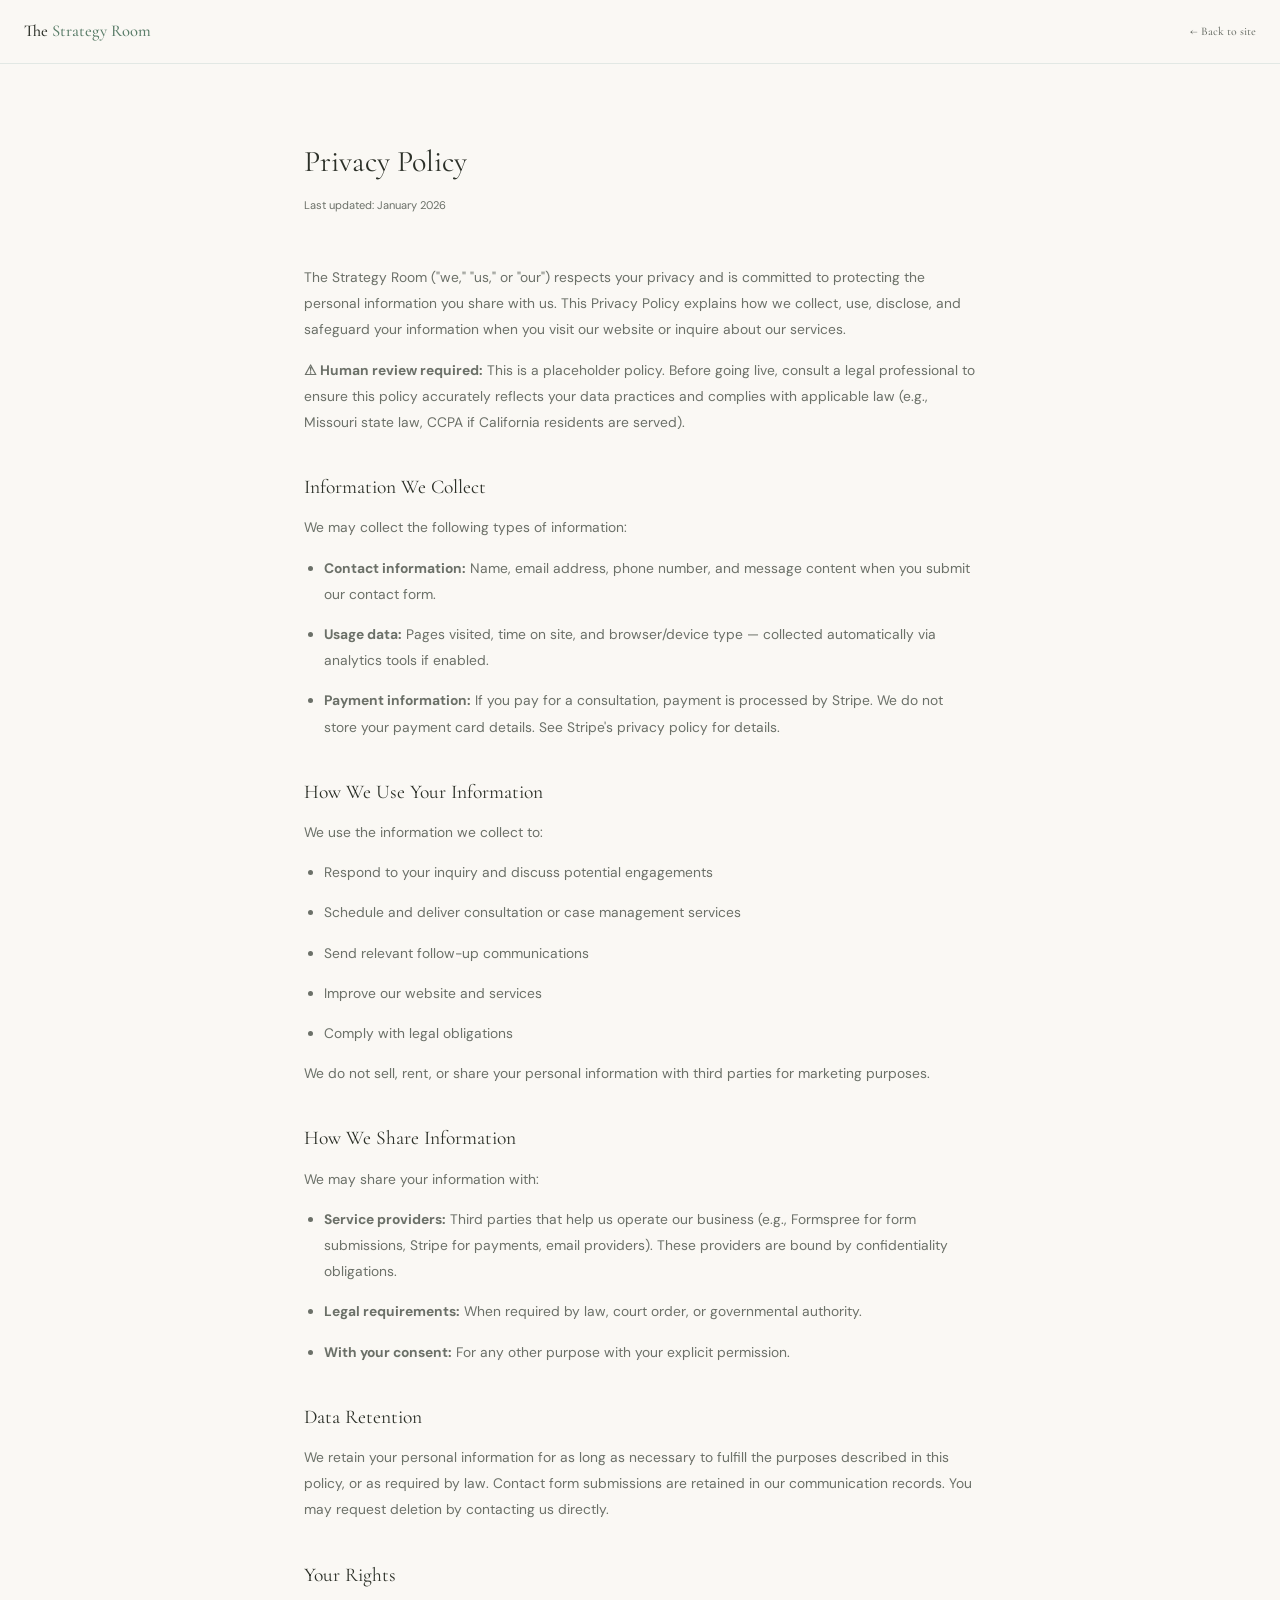
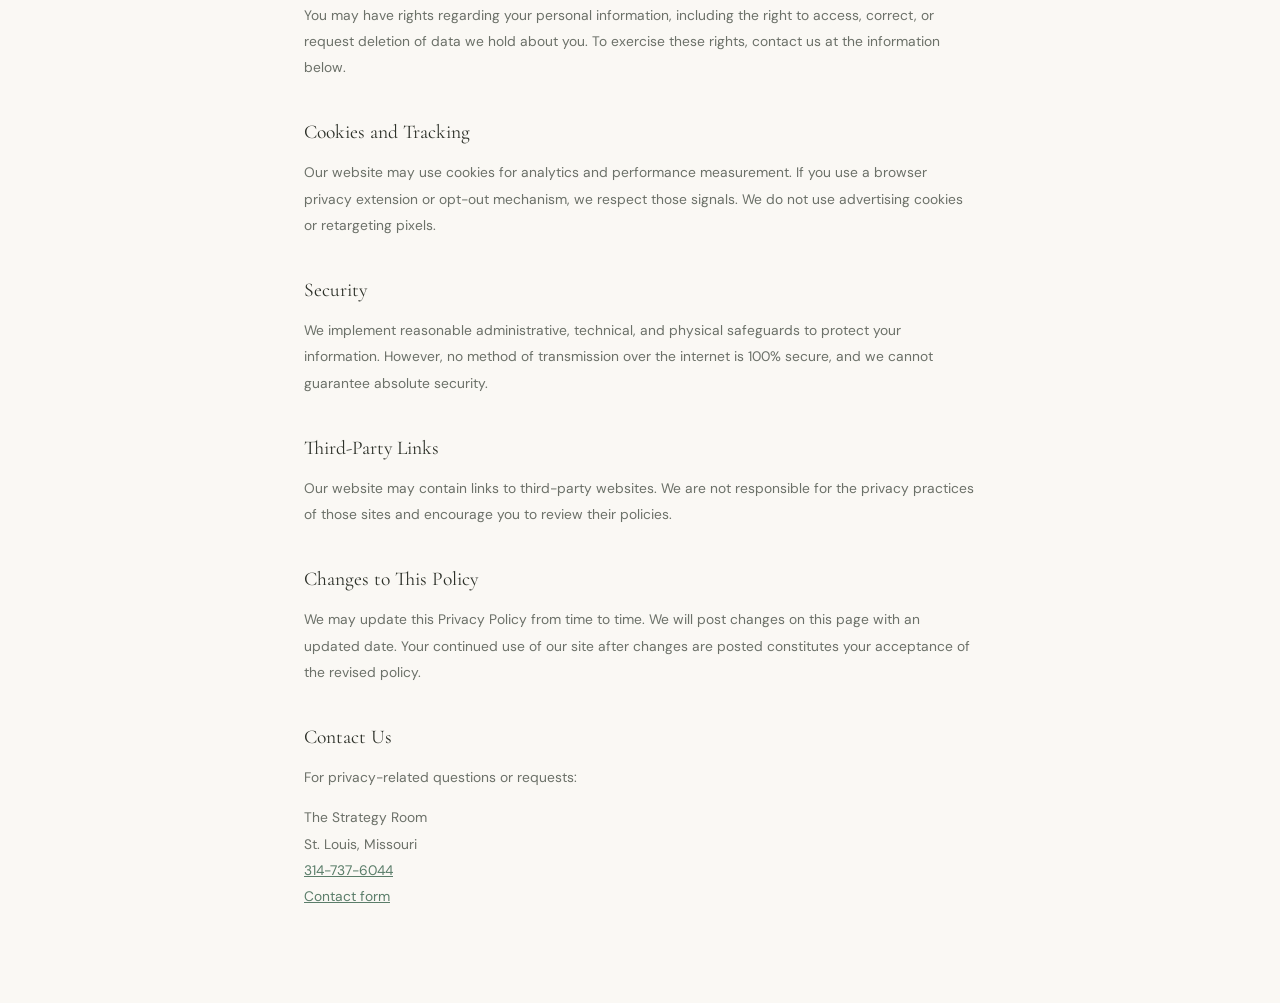
<file: privacy.html>
<!DOCTYPE html>
<html lang="en">
<head>
  <meta charset="UTF-8">
  <meta name="viewport" content="width=device-width, initial-scale=1.0">
  <title>Privacy Policy | The Strategy Room</title>
  <meta name="description" content="Privacy policy for The Strategy Room — how we collect, use, and protect your personal information.">
  <meta name="robots" content="noindex, follow">
  <link rel="preconnect" href="https://fonts.googleapis.com">
  <link rel="preconnect" href="https://fonts.gstatic.com" crossorigin>
  <link href="https://fonts.googleapis.com/css2?family=Cormorant+Garamond:ital,wght@0,300;0,400;0,500;0,600;1,300;1,400&family=DM+Sans:wght@300;400;500;600&display=swap" rel="stylesheet">
  <link rel="stylesheet" href="css/styles.css">
  <style>
    body { padding-top: 80px; }
    .legal-nav {
      position: fixed; top: 0; left: 0; right: 0; z-index: 100;
      background: rgba(250,248,244,.96); backdrop-filter: blur(16px);
      border-bottom: 1px solid var(--border); height: 64px;
      display: flex; align-items: center; padding: 0 24px;
      justify-content: space-between;
    }
    .legal-nav a { font-family: var(--fd); font-size: 1.1rem; font-weight: 500; color: var(--charcoal); text-decoration: none; }
    .legal-nav a span { color: var(--sage-deep); }
    .legal-nav .back { font-size: .78rem; font-weight: 500; color: var(--muted); }
    .legal-nav .back:hover { color: var(--charcoal); }
    .legal-body { max-width: 720px; margin: 0 auto; padding: 56px 24px 80px; }
    .legal-body h1 { font-family: var(--fd); font-size: 2rem; font-weight: 400; margin-bottom: 8px; color: var(--charcoal); }
    .legal-body .updated { font-size: .74rem; color: var(--muted); margin-bottom: 48px; }
    .legal-body h2 { font-family: var(--fd); font-size: 1.3rem; font-weight: 400; margin: 36px 0 10px; color: var(--charcoal); }
    .legal-body p, .legal-body li { font-size: .92rem; color: var(--muted); line-height: 1.9; margin-bottom: 14px; }
    .legal-body ul { padding-left: 20px; margin-bottom: 14px; }
    .legal-body a { color: var(--sage-deep); }
  </style>
</head>
<body>

  <nav class="legal-nav" aria-label="Site navigation">
    <a href="index.html">The <span>Strategy Room</span></a>
    <a href="index.html" class="back">← Back to site</a>
  </nav>

  <main class="legal-body" id="main-content">

    <h1>Privacy Policy</h1>
    <p class="updated">Last updated: January 2026</p>

    <p>The Strategy Room ("we," "us," or "our") respects your privacy and is committed to protecting the personal information you share with us. This Privacy Policy explains how we collect, use, disclose, and safeguard your information when you visit our website or inquire about our services.</p>

    <p><strong>⚠ Human review required:</strong> This is a placeholder policy. Before going live, consult a legal professional to ensure this policy accurately reflects your data practices and complies with applicable law (e.g., Missouri state law, CCPA if California residents are served).</p>

    <h2>Information We Collect</h2>
    <p>We may collect the following types of information:</p>
    <ul>
      <li><strong>Contact information:</strong> Name, email address, phone number, and message content when you submit our contact form.</li>
      <li><strong>Usage data:</strong> Pages visited, time on site, and browser/device type — collected automatically via analytics tools if enabled.</li>
      <li><strong>Payment information:</strong> If you pay for a consultation, payment is processed by Stripe. We do not store your payment card details. See Stripe's privacy policy for details.</li>
    </ul>

    <h2>How We Use Your Information</h2>
    <p>We use the information we collect to:</p>
    <ul>
      <li>Respond to your inquiry and discuss potential engagements</li>
      <li>Schedule and deliver consultation or case management services</li>
      <li>Send relevant follow-up communications</li>
      <li>Improve our website and services</li>
      <li>Comply with legal obligations</li>
    </ul>
    <p>We do not sell, rent, or share your personal information with third parties for marketing purposes.</p>

    <h2>How We Share Information</h2>
    <p>We may share your information with:</p>
    <ul>
      <li><strong>Service providers:</strong> Third parties that help us operate our business (e.g., Formspree for form submissions, Stripe for payments, email providers). These providers are bound by confidentiality obligations.</li>
      <li><strong>Legal requirements:</strong> When required by law, court order, or governmental authority.</li>
      <li><strong>With your consent:</strong> For any other purpose with your explicit permission.</li>
    </ul>

    <h2>Data Retention</h2>
    <p>We retain your personal information for as long as necessary to fulfill the purposes described in this policy, or as required by law. Contact form submissions are retained in our communication records. You may request deletion by contacting us directly.</p>

    <h2>Your Rights</h2>
    <p>You may have rights regarding your personal information, including the right to access, correct, or request deletion of data we hold about you. To exercise these rights, contact us at the information below.</p>

    <h2>Cookies and Tracking</h2>
    <p>Our website may use cookies for analytics and performance measurement. If you use a browser privacy extension or opt-out mechanism, we respect those signals. We do not use advertising cookies or retargeting pixels.</p>

    <h2>Security</h2>
    <p>We implement reasonable administrative, technical, and physical safeguards to protect your information. However, no method of transmission over the internet is 100% secure, and we cannot guarantee absolute security.</p>

    <h2>Third-Party Links</h2>
    <p>Our website may contain links to third-party websites. We are not responsible for the privacy practices of those sites and encourage you to review their policies.</p>

    <h2>Changes to This Policy</h2>
    <p>We may update this Privacy Policy from time to time. We will post changes on this page with an updated date. Your continued use of our site after changes are posted constitutes your acceptance of the revised policy.</p>

    <h2>Contact Us</h2>
    <p>For privacy-related questions or requests:</p>
    <p>
      The Strategy Room<br>
      St. Louis, Missouri<br>
      <a href="tel:3147376044">314-737-6044</a><br>
      <a href="index.html#contact">Contact form</a>
    </p>

  </main>

</body>
</html>
</file>
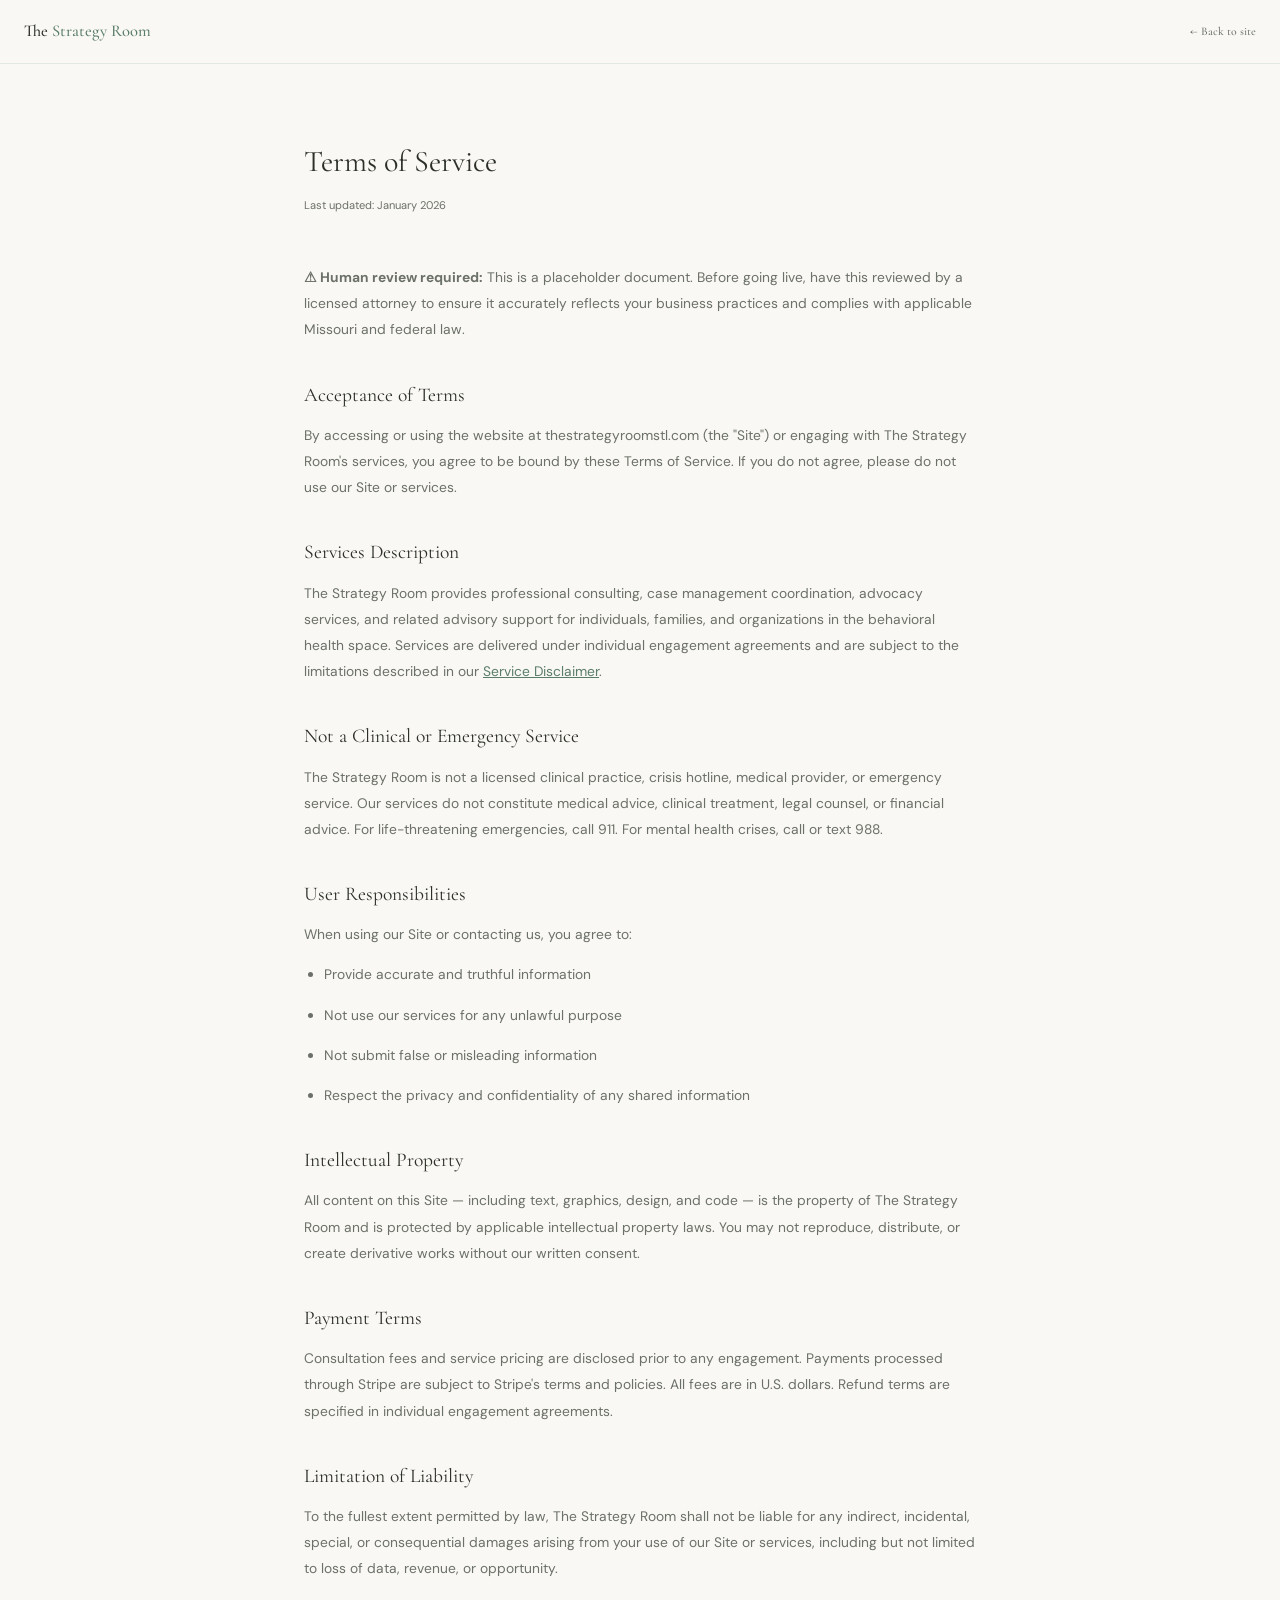
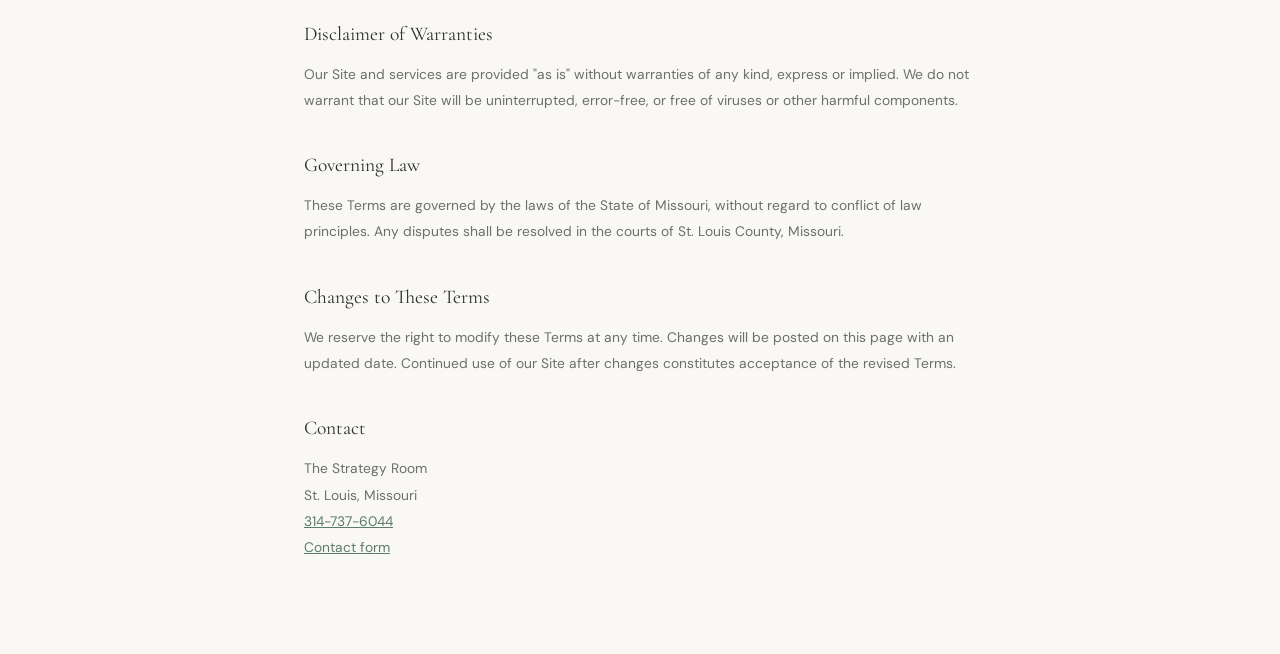
<file: terms.html>
<!DOCTYPE html>
<html lang="en">
<head>
  <meta charset="UTF-8">
  <meta name="viewport" content="width=device-width, initial-scale=1.0">
  <title>Terms of Service | The Strategy Room</title>
  <meta name="description" content="Terms of service for The Strategy Room — conditions governing use of our website and services.">
  <meta name="robots" content="noindex, follow">
  <link rel="preconnect" href="https://fonts.googleapis.com">
  <link rel="preconnect" href="https://fonts.gstatic.com" crossorigin>
  <link href="https://fonts.googleapis.com/css2?family=Cormorant+Garamond:ital,wght@0,300;0,400;0,500;0,600;1,300;1,400&family=DM+Sans:wght@300;400;500;600&display=swap" rel="stylesheet">
  <link rel="stylesheet" href="css/styles.css">
  <style>
    body { padding-top: 80px; }
    .legal-nav {
      position: fixed; top: 0; left: 0; right: 0; z-index: 100;
      background: rgba(250,248,244,.96); backdrop-filter: blur(16px);
      border-bottom: 1px solid var(--border); height: 64px;
      display: flex; align-items: center; padding: 0 24px;
      justify-content: space-between;
    }
    .legal-nav a { font-family: var(--fd); font-size: 1.1rem; font-weight: 500; color: var(--charcoal); text-decoration: none; }
    .legal-nav a span { color: var(--sage-deep); }
    .legal-nav .back { font-size: .78rem; font-weight: 500; color: var(--muted); }
    .legal-nav .back:hover { color: var(--charcoal); }
    .legal-body { max-width: 720px; margin: 0 auto; padding: 56px 24px 80px; }
    .legal-body h1 { font-family: var(--fd); font-size: 2rem; font-weight: 400; margin-bottom: 8px; color: var(--charcoal); }
    .legal-body .updated { font-size: .74rem; color: var(--muted); margin-bottom: 48px; }
    .legal-body h2 { font-family: var(--fd); font-size: 1.3rem; font-weight: 400; margin: 36px 0 10px; color: var(--charcoal); }
    .legal-body p, .legal-body li { font-size: .92rem; color: var(--muted); line-height: 1.9; margin-bottom: 14px; }
    .legal-body ul { padding-left: 20px; margin-bottom: 14px; }
    .legal-body a { color: var(--sage-deep); }
  </style>
</head>
<body>

  <nav class="legal-nav" aria-label="Site navigation">
    <a href="index.html">The <span>Strategy Room</span></a>
    <a href="index.html" class="back">← Back to site</a>
  </nav>

  <main class="legal-body" id="main-content">

    <h1>Terms of Service</h1>
    <p class="updated">Last updated: January 2026</p>

    <p><strong>⚠ Human review required:</strong> This is a placeholder document. Before going live, have this reviewed by a licensed attorney to ensure it accurately reflects your business practices and complies with applicable Missouri and federal law.</p>

    <h2>Acceptance of Terms</h2>
    <p>By accessing or using the website at thestrategyroomstl.com (the "Site") or engaging with The Strategy Room's services, you agree to be bound by these Terms of Service. If you do not agree, please do not use our Site or services.</p>

    <h2>Services Description</h2>
    <p>The Strategy Room provides professional consulting, case management coordination, advocacy services, and related advisory support for individuals, families, and organizations in the behavioral health space. Services are delivered under individual engagement agreements and are subject to the limitations described in our <a href="disclaimer.html">Service Disclaimer</a>.</p>

    <h2>Not a Clinical or Emergency Service</h2>
    <p>The Strategy Room is not a licensed clinical practice, crisis hotline, medical provider, or emergency service. Our services do not constitute medical advice, clinical treatment, legal counsel, or financial advice. For life-threatening emergencies, call 911. For mental health crises, call or text 988.</p>

    <h2>User Responsibilities</h2>
    <p>When using our Site or contacting us, you agree to:</p>
    <ul>
      <li>Provide accurate and truthful information</li>
      <li>Not use our services for any unlawful purpose</li>
      <li>Not submit false or misleading information</li>
      <li>Respect the privacy and confidentiality of any shared information</li>
    </ul>

    <h2>Intellectual Property</h2>
    <p>All content on this Site — including text, graphics, design, and code — is the property of The Strategy Room and is protected by applicable intellectual property laws. You may not reproduce, distribute, or create derivative works without our written consent.</p>

    <h2>Payment Terms</h2>
    <p>Consultation fees and service pricing are disclosed prior to any engagement. Payments processed through Stripe are subject to Stripe's terms and policies. All fees are in U.S. dollars. Refund terms are specified in individual engagement agreements.</p>

    <h2>Limitation of Liability</h2>
    <p>To the fullest extent permitted by law, The Strategy Room shall not be liable for any indirect, incidental, special, or consequential damages arising from your use of our Site or services, including but not limited to loss of data, revenue, or opportunity.</p>

    <h2>Disclaimer of Warranties</h2>
    <p>Our Site and services are provided "as is" without warranties of any kind, express or implied. We do not warrant that our Site will be uninterrupted, error-free, or free of viruses or other harmful components.</p>

    <h2>Governing Law</h2>
    <p>These Terms are governed by the laws of the State of Missouri, without regard to conflict of law principles. Any disputes shall be resolved in the courts of St. Louis County, Missouri.</p>

    <h2>Changes to These Terms</h2>
    <p>We reserve the right to modify these Terms at any time. Changes will be posted on this page with an updated date. Continued use of our Site after changes constitutes acceptance of the revised Terms.</p>

    <h2>Contact</h2>
    <p>
      The Strategy Room<br>
      St. Louis, Missouri<br>
      <a href="tel:3147376044">314-737-6044</a><br>
      <a href="index.html#contact">Contact form</a>
    </p>

  </main>

</body>
</html>
</file>
<file: css/styles.css>
/*
 * The Strategy Room — Stylesheet
 * Extracted from index.html and expanded for maintainability.
 * Brand: sage (#7a9e87) / cream (#faf8f4) / charcoal (#2c3028)
 * Fonts: Cormorant Garamond (display) · DM Sans (body)
 */

/* ─── Custom Properties ────────────────────────────────────────────────────── */
:root {
  --sage:        #7a9e87;
  --sage-light:  #b5cfc0;
  --sage-pale:   #e8f0eb;
  --sage-deep:   #5a7d69;
  --cream:       #faf8f4;
  --white:       #fff;
  --charcoal:    #2c3028;
  --muted:       #6b7068;
  --border:      #e2e8e4;
  --fd:          'Cormorant Garamond', Georgia, serif;
  --fb:          'DM Sans', sans-serif;
  --r:           40px;
  --sh:          0 4px 32px rgba(44,48,40,.07);
  --shl:         0 12px 60px rgba(44,48,40,.12);
}

/* ─── Reset ─────────────────────────────────────────────────────────────────── */
*, *::before, *::after { box-sizing: border-box; margin: 0; padding: 0; }
html  { scroll-behavior: smooth; font-size: 15px; }
body  {
  font-family: var(--fb);
  background:  var(--cream);
  color:       var(--charcoal);
  font-size:   15px;
  line-height: 1.7;
  -webkit-font-smoothing: antialiased;
}

/* ─── Accessibility: Skip Link ──────────────────────────────────────────────── */
.skip-link {
  position:   absolute;
  top:        -100%;
  left:       16px;
  z-index:    9999;
  background: var(--charcoal);
  color:      #fff;
  padding:    10px 20px;
  border-radius: 0 0 8px 8px;
  font-family: var(--fb);
  font-size:  .82rem;
  font-weight: 600;
  text-decoration: none;
  transition: top .2s;
}
.skip-link:focus { top: 0; }

/* ─── Focus Visible (keyboard nav) ─────────────────────────────────────────── */
:focus-visible {
  outline:        2px solid var(--sage-deep);
  outline-offset: 3px;
  border-radius:  4px;
}

/* ─── Crisis Banner ─────────────────────────────────────────────────────────── */
.crisis-banner {
  background:  var(--sage-pale);
  border-bottom: 1px solid var(--sage-light);
  text-align:  center;
  padding:     8px 24px;
  font-size:   .74rem;
  color:       var(--charcoal);
  line-height: 1.5;
  position:    relative;
  z-index:     99;
}
.crisis-banner a {
  color:       var(--sage-deep);
  font-weight: 600;
  text-decoration: underline;
}
.crisis-banner a:hover { color: var(--charcoal); }

/* ─── Navigation ────────────────────────────────────────────────────────────── */
nav {
  position:    fixed;
  top:         0;
  left:        0;
  right:       0;
  z-index:     100;
  background:  rgba(250,248,244,.96);
  backdrop-filter: blur(16px);
  border-bottom: 1px solid var(--border);
  transition:  box-shadow .3s;
}
nav.sc { box-shadow: 0 2px 20px rgba(44,48,40,.08); }

.ni {
  max-width:   1100px;
  margin:      0 auto;
  padding:     0 24px;
  height:      64px;
  display:     flex;
  align-items: center;
  justify-content: space-between;
}

.logo {
  font-family: var(--fd);
  font-size:   1.2rem;
  font-weight: 500;
  color:       var(--charcoal);
  cursor:      pointer;
  background:  none;
  border:      none;
  padding:     0;
  line-height: 1;
}
.logo span { color: var(--sage-deep); }

.nl {
  display:     flex;
  gap:         4px;
  align-items: center;
  list-style:  none;
  flex-wrap:   wrap;
}

.nl a, .nl button {
  font-size:   .78rem;
  font-weight: 500;
  color:       var(--muted);
  text-decoration: none;
  padding:     6px 11px;
  border-radius: 20px;
  transition:  all .2s;
  cursor:      pointer;
  white-space: nowrap;
  background:  none;
  border:      none;
  font-family: var(--fb);
}
.nl a:hover, .nl button:hover,
.nl a.act,   .nl button.act {
  color:       var(--charcoal);
  background:  var(--sage-pale);
}
.nl button.act {
  position:    relative;
  color:       var(--sage-deep);
  font-weight: 600;
}
.nl button.act::after {
  content:    '';
  position:   absolute;
  bottom:     -2px;
  left:       50%;
  transform:  translateX(-50%);
  width:      60%;
  height:     2px;
  background: var(--sage);
  border-radius: 2px;
  animation:  slideIn .25s ease;
}
@keyframes slideIn {
  from { width: 0; opacity: 0; }
  to   { width: 60%; opacity: 1; }
}

/* ─── Hamburger Menu ─────────────────────────────────────────────────────────── */
.hamburger {
  display:        none;
  flex-direction: column;
  justify-content: center;
  align-items:    center;
  gap:            5px;
  background:     none;
  border:         none;
  cursor:         pointer;
  padding:        8px;
  border-radius:  8px;
  transition:     background .2s;
  z-index:        200;
  aria-label:     "Toggle navigation menu";
}
.hamburger:hover { background: var(--sage-pale); }
.hamburger span {
  display:    block;
  width:      22px;
  height:     2px;
  background: var(--charcoal);
  border-radius: 2px;
  transition: transform .3s ease, opacity .3s ease, width .3s ease;
  transform-origin: center;
}
.hamburger.open span:nth-child(1) { transform: translateY(7px) rotate(45deg); }
.hamburger.open span:nth-child(2) { opacity: 0; width: 0; }
.hamburger.open span:nth-child(3) { transform: translateY(-7px) rotate(-45deg); }

/* Nav CTA pill */
.nc {
  background:       var(--charcoal)  !important;
  color:            var(--cream)     !important;
  padding:          8px 18px        !important;
  border-radius:    var(--r)         !important;
  font-size:        .76rem           !important;
  font-weight:      600              !important;
  letter-spacing:   .04em            !important;
  text-transform:   uppercase;
}
.nc:hover { background: var(--sage-deep) !important; color: #fff !important; }

/* ─── Page Switching ────────────────────────────────────────────────────────── */
.pg         { display: none; padding-top: 64px; }
.pg.on      { display: block; }

/* ─── Layout Utilities ──────────────────────────────────────────────────────── */
section     { padding: 72px 24px; }
.w          { max-width: 1060px; margin: 0 auto; }
.wn         { max-width: 720px;  margin: 0 auto; }

/* ─── Buttons ────────────────────────────────────────────────────────────────── */
.bp {
  background:     var(--charcoal);
  color:          var(--cream);
  font-family:    var(--fb);
  font-size:      .8rem;
  font-weight:    600;
  letter-spacing: .05em;
  text-transform: uppercase;
  padding:        14px 28px;
  border-radius:  var(--r);
  border:         none;
  cursor:         pointer;
  transition:     all .25s;
  position:       relative;
  overflow:       hidden;
}
.bp:hover {
  background:     var(--sage-deep);
  transform:      translateY(-4px);
  box-shadow:     0 14px 32px rgba(90,125,105,.40);
}
.bp:active { transform: translateY(-1px); box-shadow: 0 6px 16px rgba(90,125,105,.25); }

.bs {
  background:     transparent;
  color:          var(--charcoal);
  font-family:    var(--fb);
  font-size:      .8rem;
  font-weight:    600;
  letter-spacing: .05em;
  text-transform: uppercase;
  padding:        14px 28px;
  border-radius:  var(--r);
  border:         1.5px solid var(--border);
  cursor:         pointer;
  transition:     all .25s;
  position:       relative;
  overflow:       hidden;
}
.bs:hover {
  border-color: var(--sage);
  color:        var(--sage-deep);
  background:   var(--sage-pale);
  transform:    translateY(-4px);
  box-shadow:   0 10px 24px rgba(122,158,135,.25);
}
.bs:active { transform: translateY(-1px); box-shadow: 0 4px 10px rgba(122,158,135,.15); }

/* Ripple effect */
.btn-ripple {
  position:      absolute;
  border-radius: 50%;
  transform:     scale(0);
  animation:     ripple .5s linear;
  background:    rgba(255,255,255,.35);
  pointer-events: none;
}
@keyframes ripple {
  to { transform: scale(4); opacity: 0; }
}

/* Inline text button */
.link-btn {
  background:     none;
  border:         none;
  color:          var(--sage-deep);
  font-family:    var(--fb);
  font-size:      inherit;
  font-weight:    600;
  cursor:         pointer;
  padding:        0;
  text-decoration: underline;
}
.link-btn:hover { color: var(--charcoal); }

/* ─── Hero ───────────────────────────────────────────────────────────────────── */
.hero {
  min-height:  calc(100vh - 64px);
  background:  var(--white);
  display:     flex;
  align-items: center;
  padding:     60px 24px;
  position:    relative;
  overflow:    hidden;
}
.hero::before {
  content:        '';
  position:       absolute;
  top:            -100px;
  right:          -60px;
  width:          500px;
  height:         500px;
  background:     radial-gradient(circle, var(--sage-pale) 0%, transparent 70%);
  pointer-events: none;
}
.hero::after {
  content:        '';
  position:       absolute;
  bottom:         -80px;
  left:           -40px;
  width:          360px;
  height:         360px;
  background:     radial-gradient(circle, #f0ece4 0%, transparent 70%);
  pointer-events: none;
}

/* Floating animated dots inside hero */
.hero-dot {
  position:       absolute;
  border-radius:  50%;
  background:     var(--sage);
  opacity:        0;
  pointer-events: none;
  animation:      floatDot linear infinite;
}
.hero-dot:nth-child(1)  { width:8px; height:8px; top:18%; left:8%;   opacity:.07; animation-duration:9s;  animation-delay:0s; }
.hero-dot:nth-child(2)  { width:5px; height:5px; top:55%; left:14%;  opacity:.06; animation-duration:12s; animation-delay:2s; }
.hero-dot:nth-child(3)  { width:10px;height:10px;top:30%; left:45%;  opacity:.05; animation-duration:15s; animation-delay:1s; }
.hero-dot:nth-child(4)  { width:6px; height:6px; top:70%; left:60%;  opacity:.08; animation-duration:10s; animation-delay:3s; }
.hero-dot:nth-child(5)  { width:12px;height:12px;top:12%; left:80%;  opacity:.04; animation-duration:18s; animation-delay:0.5s; }
.hero-dot:nth-child(6)  { width:4px; height:4px; top:80%; left:88%;  opacity:.09; animation-duration:11s; animation-delay:4s; }
@keyframes floatDot {
  0%   { transform: translateY(0)      scale(1);   opacity: .05; }
  40%  { transform: translateY(-18px)  scale(1.15); opacity: .1;  }
  70%  { transform: translateY(-8px)   scale(.9);  opacity: .07; }
  100% { transform: translateY(0)      scale(1);   opacity: .05; }
}

.hi {
  max-width:            1060px;
  margin:               0 auto;
  display:              grid;
  grid-template-columns: 1fr 1fr;
  gap:                  64px;
  align-items:          center;
  position:             relative;
  z-index:              1;
}

.ey {
  display:        inline-flex;
  align-items:    center;
  gap:            8px;
  font-size:      .7rem;
  font-weight:    600;
  letter-spacing: .12em;
  text-transform: uppercase;
  color:          var(--sage-deep);
  margin-bottom:  20px;
}
.ey::before {
  content:    '';
  display:    block;
  width:      24px;
  height:     1px;
  background: var(--sage);
}

.hero h1 {
  font-family: var(--fd);
  font-size:   clamp(2.2rem, 4vw, 3.4rem);
  font-weight: 400;
  line-height: 1.15;
  color:       var(--charcoal);
  margin-bottom: 20px;
}
.hero h1 em { font-style: italic; color: var(--sage-deep); }

.hs {
  font-size:     .97rem;
  color:         var(--muted);
  line-height:   1.75;
  margin-bottom: 36px;
  max-width:     440px;
}
.hb   { display: flex; gap: 12px; flex-wrap: wrap; }

/* Hero cards (right column) */
.hcards { display: flex; flex-direction: column; gap: 14px; }

.hcard {
  background:      #fff;
  border-radius:   18px;
  padding:         20px 22px;
  display:         flex;
  align-items:     center;
  gap:             16px;
  box-shadow:      var(--sh);
  border:          1px solid var(--border);
  text-decoration: none;
  transition:      transform .2s, box-shadow .2s;
}
.hcard:hover { transform: translateY(-2px); box-shadow: var(--shl); }

.hcard-cta                 { background: var(--charcoal); border-color: var(--charcoal); }
.hcard-cta:hover           { background: var(--sage-deep); border-color: var(--sage-deep); }

.hcard-icon {
  width:         44px;
  height:        44px;
  background:    var(--sage-pale);
  border-radius: 12px;
  display:       flex;
  align-items:   center;
  justify-content: center;
  font-size:     1.3rem;
  flex-shrink:   0;
}
.hcard-cta .hcard-icon { background: rgba(255,255,255,.1); }

.hcard-main {
  font-family:   var(--fd);
  font-size:     1.05rem;
  font-weight:   500;
  color:         var(--charcoal);
  margin-bottom: 3px;
  line-height:   1.2;
}
.hcard-cta .hcard-main { color: #fff; }

.hcard-sub { font-size: .75rem; color: var(--muted); line-height: 1.4; }
.hcard-cta .hcard-sub  { color: rgba(255,255,255,.55); }

/* ─── Trust Strip ────────────────────────────────────────────────────────────── */
.ts { background: var(--charcoal); padding: 0 24px; }
.ti {
  max-width: 1060px;
  margin:    0 auto;
  display:   flex;
}
.t-i {
  flex:           1;
  padding:        24px 20px;
  display:        flex;
  align-items:    center;
  gap:            10px;
  color:          rgba(255,255,255,.65);
  font-size:      .75rem;
  font-weight:    500;
  letter-spacing: .06em;
  text-transform: uppercase;
  border-right:   1px solid rgba(255,255,255,.08);
  transition:     color .2s;
  cursor:         pointer;
  text-decoration: none;
  background:     none;
  border-bottom:  none;
  border-top:     none;
  border-left:    none;
  font-family:    var(--fb);
}
.t-i:last-child { border-right: none; }
.t-i:hover      { color: #fff; }
.td { width: 5px; height: 5px; background: var(--sage); border-radius: 50%; flex-shrink: 0; }

/* ─── Shared Section Styles ──────────────────────────────────────────────────── */
.sl {
  font-size:      .68rem;
  font-weight:    600;
  letter-spacing: .14em;
  text-transform: uppercase;
  color:          var(--sage-deep);
  margin-bottom:  14px;
  display:        flex;
  align-items:    center;
  gap:            8px;
}
.sl::after { content: ''; flex: 1; max-width: 36px; height: 1px; background: var(--sage-light); }

.st {
  font-family:   var(--fd);
  font-size:     clamp(1.7rem, 3.2vw, 2.6rem);
  font-weight:   400;
  line-height:   1.2;
  color:         var(--charcoal);
  margin-bottom: 14px;
}
.st em { font-style: italic; color: var(--sage-deep); }

.ss {
  font-size:     .93rem;
  color:         var(--muted);
  line-height:   1.8;
  max-width:     520px;
  margin-bottom: 48px;
}

/* ─── Who We Help ────────────────────────────────────────────────────────────── */
.wg { display: grid; grid-template-columns: 1fr 1fr; gap: 20px; }

.wc {
  border-radius: 22px;
  padding:       40px 32px;
  cursor:        pointer;
  transition:    transform .3s, box-shadow .3s;
}
.wc:hover        { transform: translateY(-5px); box-shadow: var(--shl); }
.wc.fam          { background: linear-gradient(135deg, var(--sage-pale) 0%, #d8e9de 100%); }
.wc.org          { background: linear-gradient(135deg, #f0ece4 0%, #e8e2d8 100%); }

.wt {
  font-size:      .66rem;
  font-weight:    700;
  letter-spacing: .1em;
  text-transform: uppercase;
  color:          var(--sage-deep);
  margin-bottom:  18px;
  background:     rgba(255,255,255,.7);
  display:        inline-block;
  padding:        5px 12px;
  border-radius:  18px;
}
.wc.org .wt { color: var(--charcoal); }

.wc h3 {
  font-family:   var(--fd);
  font-size:     1.75rem;
  font-weight:   400;
  color:         var(--charcoal);
  margin-bottom: 14px;
  line-height:   1.2;
}
.wc p { font-size: .87rem; color: var(--muted); line-height: 1.75; margin-bottom: 28px; }

.wl {
  display:        inline-flex;
  align-items:    center;
  gap:            7px;
  font-size:      .78rem;
  font-weight:    600;
  letter-spacing: .05em;
  text-transform: uppercase;
  color:          var(--charcoal);
  cursor:         pointer;
  transition:     gap .2s;
  background:     none;
  border:         none;
  font-family:    var(--fb);
  padding:        0;
}
.wl:hover { gap: 12px; color: var(--sage-deep); }

/* ─── About ──────────────────────────────────────────────────────────────────── */
.ap  { background: var(--white); }
.api {
  max-width:            1060px;
  margin:               0 auto;
  display:              grid;
  grid-template-columns: 1fr 1.2fr;
  gap:                  72px;
  align-items:          center;
}

.aib {
  width:         100%;
  padding-bottom: 100%;
  border-radius: 22px;
  background:    linear-gradient(160deg, var(--sage-pale) 0%, #c0d8c8 60%, #a8c4b4 100%);
  position:      relative;
}

.ast {
  position:      absolute;
  bottom:        -16px;
  right:         -16px;
  background:    #fff;
  border-radius: 16px;
  padding:       18px 22px;
  box-shadow:    var(--shl);
  text-align:    center;
}
.asn {
  font-family:   var(--fd);
  font-size:     2rem;
  font-weight:   500;
  color:         var(--sage-deep);
  line-height:   1;
  margin-bottom: 3px;
}
.asl { font-size: .68rem; font-weight: 600; letter-spacing: .08em; text-transform: uppercase; color: var(--muted); }

.ac blockquote {
  font-family:   var(--fd);
  font-size:     1.3rem;
  font-style:    italic;
  line-height:   1.6;
  color:         var(--charcoal);
  margin-bottom: 24px;
  padding-left:  20px;
  border-left:   3px solid var(--sage-light);
}
.ac p { font-size: .9rem; color: var(--muted); line-height: 1.85; margin-bottom: 14px; }

/* ─── Services Grid (home page) ──────────────────────────────────────────────── */
.sg {
  display:              grid;
  grid-template-columns: repeat(3, 1fr);
  gap:                  16px;
  margin-top:           48px;
}
.sc2 {
  background:    var(--white);
  border-radius: 18px;
  padding:       28px 22px;
  border:        1px solid var(--border);
  transition:    all .3s;
  position:      relative;
  overflow:      hidden;
}
/* Top border that expands on hover */
.sc2::before {
  content:    '';
  position:   absolute;
  top:        0; left: 0; right: 0;
  height:     3px;
  background: linear-gradient(90deg, var(--sage-light), var(--sage-deep));
  transform:  scaleX(0);
  transform-origin: left;
  transition: transform .35s ease;
  border-radius: 18px 18px 0 0;
}
/* Bottom accent kept as subtle always-on stripe */
.sc2::after {
  content:    '';
  position:   absolute;
  bottom:     0; left: 0; right: 0;
  height:     2px;
  background: linear-gradient(90deg, var(--sage-light), var(--sage-deep));
  opacity:    0;
  transition: opacity .35s ease;
}
.sc2:hover::before { transform: scaleX(1); }
.sc2:hover::after  { opacity: .35; }
.sc2:hover         {
  box-shadow:  var(--shl);
  transform:   translateY(-4px);
  background:  linear-gradient(180deg, rgba(232,240,235,.4) 0%, #fff 100%);
  border-color: var(--sage-light);
}
.sc2 .si           { font-size: 1.4rem; margin-bottom: 14px; display: block; }
.sc2 h4            { font-family: var(--fd); font-size: 1.15rem; font-weight: 500; color: var(--charcoal); margin-bottom: 8px; }
.sc2 p             { font-size: .83rem; color: var(--muted); line-height: 1.7; }

/* ─── Why / How We Work (dark section) ───────────────────────────────────────── */
.wy         { background: var(--charcoal); }
.wy .sl     { color: var(--sage-light); }
.wy .st     { color: #fff; }
.wy .st em  { color: var(--sage-light); }

.wyg {
  display:              grid;
  grid-template-columns: repeat(5, 1fr);
  gap:                  2px;
  margin-top:           48px;
  border-radius:        18px;
  overflow:             hidden;
}
.wyi {
  background:  rgba(255,255,255,.04);
  padding:     36px 16px;
  text-align:  center;
  transition:  background .3s;
  border-right: 1px solid rgba(255,255,255,.06);
}
.wyi:last-child { border-right: none; }
.wyi:hover      { background: rgba(122,158,135,.15); }
.wyn {
  font-family:   var(--fd);
  font-size:     2.2rem;
  font-weight:   300;
  color:         var(--sage-light);
  opacity:       .4;
  display:       block;
  margin-bottom: 10px;
}
.wylb { font-size: .78rem; font-weight: 700; letter-spacing: .1em; text-transform: uppercase; color: #fff; margin-bottom: 8px; }
.wyd  { font-size: .78rem; color: rgba(255,255,255,.4); line-height: 1.6; }

/* How We Work steps */
.hwg {
  display:              grid;
  grid-template-columns: repeat(3, 1fr);
  gap:                  20px;
  margin-top:           48px;
  position:             relative;
}
/* Connecting line between steps (desktop) */
.hwg::before {
  content:    '';
  position:   absolute;
  top:        52px;
  left:       calc(33.33% + 14px);
  right:      calc(33.33% + 14px);
  height:     1px;
  background: linear-gradient(90deg, var(--sage-light) 0%, rgba(181,207,192,.3) 50%, var(--sage-light) 100%);
  opacity:    .3;
  pointer-events: none;
}
.hwi {
  background:    rgba(255,255,255,.05);
  border-radius: 18px;
  padding:       36px 28px;
  border:        1px solid rgba(255,255,255,.08);
  transition:    background .3s, transform .3s;
}
.hwi:hover  { background: rgba(122,158,135,.15); transform: translateY(-3px); }
.hwn {
  font-family:      var(--fd);
  font-size:        2rem;
  font-weight:      600;
  color:            var(--sage-light);
  display:          inline-flex;
  align-items:      center;
  justify-content:  center;
  width:            52px;
  height:           52px;
  border-radius:    50%;
  border:           2px solid rgba(181,207,192,.3);
  margin-bottom:    20px;
  line-height:      1;
  background:       rgba(122,158,135,.12);
}
.hwt { font-size: .68rem; font-weight: 700; letter-spacing: .12em; text-transform: uppercase; color: var(--sage-light); margin-bottom: 8px; }
.hwh { font-family: var(--fd); font-size: 1.15rem; font-weight: 400; color: #fff; margin-bottom: 10px; line-height: 1.35; }
.hwd { font-size: .84rem; color: rgba(255,255,255,.45); line-height: 1.75; }

/* ─── CTA Band ───────────────────────────────────────────────────────────────── */
.cb {
  background:  linear-gradient(135deg, var(--sage-pale) 0%, #dceae0 100%);
  text-align:  center;
  padding:     88px 24px;
}
.cb h2 {
  font-family:   var(--fd);
  font-size:     clamp(1.6rem, 3.2vw, 2.5rem);
  font-weight:   400;
  color:         var(--charcoal);
  max-width:     600px;
  margin:        0 auto 10px;
  line-height:   1.3;
}
.cb h2 em { font-style: italic; color: var(--sage-deep); }
.cb p     { color: var(--muted); font-size: .92rem; margin-bottom: 32px; }

/* ─── Page Hero ──────────────────────────────────────────────────────────────── */
.ph {
  background:    var(--white);
  padding:       72px 24px;
  text-align:    center;
  border-bottom: 1px solid var(--border);
}
.ph h1 {
  font-family:   var(--fd);
  font-size:     clamp(1.9rem, 4vw, 3rem);
  font-weight:   400;
  color:         var(--charcoal);
  margin-bottom: 14px;
  line-height:   1.2;
}
.ph h1 em  { font-style: italic; color: var(--sage-deep); }
.ph p      { font-size: .93rem; color: var(--muted); max-width: 500px; margin: 0 auto; line-height: 1.8; }

/* ─── Prose (About page) ─────────────────────────────────────────────────────── */
.pr { max-width: 720px; margin: 0 auto; }
.pr h2 { font-family: var(--fd); font-size: 1.75rem; font-weight: 400; color: var(--charcoal); margin-bottom: 14px; margin-top: 44px; }
.pr h2 em { font-style: italic; color: var(--sage-deep); }
.pr p      { font-size: .93rem; color: var(--muted); line-height: 1.9; margin-bottom: 18px; }
.pr blockquote {
  margin:        32px 0;
  padding:       24px 28px;
  background:    var(--sage-pale);
  border-radius: 14px;
  border-left:   4px solid var(--sage);
  font-family:   var(--fd);
  font-size:     1.18rem;
  font-style:    italic;
  color:         var(--charcoal);
  line-height:   1.6;
}
.db {
  background:           var(--white);
  border-radius:        18px;
  padding:              40px;
  display:              grid;
  grid-template-columns: 1fr 1fr;
  gap:                  20px 40px;
  margin-top:           40px;
  border:               1px solid var(--border);
}
.dll { font-size: .66rem; font-weight: 700; letter-spacing: .12em; text-transform: uppercase; color: var(--sage-deep); margin-bottom: 5px; }
.dlv { font-size: .95rem; color: var(--charcoal); font-weight: 500; }

/* ─── Testimonials Section ───────────────────────────────────────────────────── */
.tm {
  background:  var(--cream);
}
.tmg {
  display:              grid;
  grid-template-columns: repeat(3, 1fr);
  gap:                  20px;
  margin-top:           48px;
}
.tmc {
  background:    var(--sage-pale);
  border-radius: 20px;
  padding:       36px 30px 30px;
  position:      relative;
  border:        1px solid rgba(122,158,135,.15);
  transition:    transform .3s, box-shadow .3s;
}
.tmc:hover { transform: translateY(-4px); box-shadow: var(--shl); }
.tmc::before {
  content:     '\201C';
  position:    absolute;
  top:         12px;
  left:        24px;
  font-family: var(--fd);
  font-size:   4.5rem;
  line-height: 1;
  color:       var(--sage);
  opacity:     .35;
  pointer-events: none;
}
.tm-quote {
  font-family:   var(--fd);
  font-size:     1.1rem;
  font-style:    italic;
  color:         var(--charcoal);
  line-height:   1.65;
  margin-bottom: 20px;
  padding-top:   28px;
}
.tm-attr {
  font-size:      .72rem;
  font-weight:    600;
  letter-spacing: .06em;
  text-transform: uppercase;
  color:          var(--sage-deep);
}

/* ─── Service Detail Cards ───────────────────────────────────────────────────── */
.sch { display: flex; align-items: center; gap: 16px; margin-bottom: 36px; padding-bottom: 20px; border-bottom: 1px solid var(--border); }
.cb2 { background: var(--charcoal); color: #fff; font-size: .66rem; font-weight: 700; letter-spacing: .1em; text-transform: uppercase; padding: 7px 16px; border-radius: 18px; }
.cb2.alt { background: var(--sage-deep); }
.ct { font-family: var(--fd); font-size: 1.65rem; font-weight: 400; color: var(--charcoal); }
.sl2 { display: grid; grid-template-columns: 1fr 1fr; gap: 16px; }
.sdc {
  background:    var(--white);
  border-radius: 18px;
  padding:       28px;
  border:        1px solid var(--border);
  transition:    all .3s;
}
.sdc:hover { border-color: var(--sage-light); box-shadow: var(--sh); transform: translateY(-2px); }
.st2 {
  font-size:      .64rem;
  font-weight:    700;
  letter-spacing: .1em;
  text-transform: uppercase;
  color:          var(--sage-deep);
  background:     var(--sage-pale);
  padding:        4px 11px;
  border-radius:  18px;
  display:        inline-block;
  margin-bottom:  14px;
}
.sdc h4 { font-family: var(--fd); font-size: 1.2rem; font-weight: 500; color: var(--charcoal); margin-bottom: 9px; }
.sdc p  { font-size: .83rem; color: var(--muted); line-height: 1.7; margin-bottom: 10px; }
.so {
  font-size:   .76rem;
  color:       var(--sage-deep);
  font-weight: 500;
  display:     flex;
  align-items: flex-start;
  gap:         6px;
}
.so::before { content: '→'; flex-shrink: 0; }

/* ─── FAQ Section ────────────────────────────────────────────────────────────── */
.faq-section { background: var(--white); }
.faq-list    { max-width: 720px; margin: 0 auto; margin-top: 48px; }

.faq-item {
  border-bottom: 1px solid var(--border);
}
.faq-item:first-child { border-top: 1px solid var(--border); }

.faq-question {
  width:          100%;
  background:     none;
  border:         none;
  text-align:     left;
  padding:        22px 0;
  font-family:    var(--fd);
  font-size:      1.1rem;
  font-weight:    400;
  color:          var(--charcoal);
  cursor:         pointer;
  display:        flex;
  justify-content: space-between;
  align-items:    center;
  gap:            16px;
  transition:     color .2s;
}
.faq-question:hover { color: var(--sage-deep); }

.faq-indicator {
  flex-shrink:   0;
  width:         22px;
  height:        22px;
  background:    var(--sage-pale);
  border-radius: 50%;
  display:       flex;
  align-items:   center;
  justify-content: center;
  font-size:     .9rem;
  transition:    transform .3s, background .2s;
  color:         var(--sage-deep);
  font-weight:   700;
  line-height:   1;
}
.faq-item.open .faq-indicator  { transform: rotate(45deg); background: var(--sage-pale); }
.faq-item.open .faq-question   { color: var(--sage-deep); }

.faq-answer {
  display:     none;
  padding:     0 0 22px;
  font-size:   .9rem;
  color:       var(--muted);
  line-height: 1.85;
}
.faq-item.open .faq-answer { display: block; }

/* ─── Contact ─────────────────────────────────────────────────────────────────── */
.cl {
  max-width:            1060px;
  margin:               0 auto;
  display:              grid;
  grid-template-columns: 1fr 1.4fr;
  gap:                  72px;
  align-items:          start;
}

.ci h2 { font-family: var(--fd); font-size: 1.75rem; font-weight: 400; color: var(--charcoal); margin-bottom: 14px; }
.ci h2 em { font-style: italic; color: var(--sage-deep); }
.ci p   { font-size: .9rem; color: var(--muted); line-height: 1.8; margin-bottom: 32px; }

.cp, .cloc {
  background:    var(--white);
  border-radius: 14px;
  padding:       20px 24px;
  border:        1px solid var(--border);
  margin-bottom: 14px;
  display:       flex;
  align-items:   center;
  gap:           14px;
}
.pi {
  width:         40px;
  height:        40px;
  background:    var(--sage-pale);
  border-radius: 11px;
  display:       flex;
  align-items:   center;
  justify-content: center;
  font-size:     1.1rem;
  flex-shrink:   0;
}
.pl { font-size: .66rem; font-weight: 700; letter-spacing: .1em; text-transform: uppercase; color: var(--muted); margin-bottom: 3px; }
.pn { font-family: var(--fd); font-size: 1.3rem; font-weight: 500; color: var(--charcoal); text-decoration: none; }
.pn:hover { color: var(--sage-deep); }

/* Crisis disclaimer in contact column */
.ci-crisis {
  background:    var(--sage-pale);
  border:        1px solid var(--sage-light);
  border-radius: 12px;
  padding:       16px 18px;
  font-size:     .78rem;
  color:         var(--charcoal);
  line-height:   1.6;
  margin-top:    10px;
}
.ci-crisis strong { color: var(--sage-deep); }
.ci-crisis a      { color: var(--sage-deep); font-weight: 600; }
.ci-crisis a:hover { color: var(--charcoal); }

/* Contact form wrapper */
.cfw {
  background:    var(--white);
  border-radius: 22px;
  padding:       40px;
  border:        1px solid var(--border);
}
.ft  { font-family: var(--fd); font-size: 1.4rem; font-weight: 400; color: var(--charcoal); margin-bottom: 5px; }
.fsb { font-size: .83rem; color: var(--muted); margin-bottom: 28px; line-height: 1.7; }

.fr { display: grid; grid-template-columns: 1fr 1fr; gap: 14px; }
.fg { margin-bottom: 15px; }
.fg label {
  display:        block;
  font-size:      .7rem;
  font-weight:    600;
  letter-spacing: .06em;
  text-transform: uppercase;
  color:          var(--charcoal);
  margin-bottom:  7px;
}
.fg input, .fg select, .fg textarea {
  width:         100%;
  padding:       12px 16px;
  border:        1.5px solid var(--border);
  border-radius: 11px;
  font-family:   var(--fb);
  font-size:     .87rem;
  color:         var(--charcoal);
  background:    var(--cream);
  outline:       none;
  transition:    border-color .2s;
}
.fg input:focus, .fg select:focus, .fg textarea:focus {
  border-color: var(--sage);
  background:   #fff;
}
.fg textarea { resize: vertical; min-height: 110px; }

/* ─── Inline Form Validation States ──────────────────────────────────────────── */
.fg.valid input, .fg.valid select, .fg.valid textarea {
  border-color: #4ade80;
  background:   #f0fdf4;
}
.fg.invalid input, .fg.invalid select, .fg.invalid textarea {
  border-color: #f87171;
  background:   #fff5f5;
}
.fg .field-msg {
  font-size:   .73rem;
  margin-top:  5px;
  display:     none;
  line-height: 1.4;
}
.fg.valid .field-msg {
  display: flex;
  align-items: center;
  gap: 4px;
  color: #15803d;
}
.fg.invalid .field-msg {
  display: flex;
  align-items: center;
  gap: 4px;
  color: #dc2626;
}
.fg .field-msg::before {
  font-size: .85rem;
  flex-shrink: 0;
}
.fg.valid .field-msg::before   { content: '✓'; }
.fg.invalid .field-msg::before { content: '✕'; }

/* Form disclaimer text */
.form-disclaimer {
  font-size:   .72rem;
  color:       var(--muted);
  line-height: 1.55;
  margin-top:  6px;
  margin-bottom: 10px;
}

.fsub {
  width:          100%;
  background:     var(--charcoal);
  color:          #fff;
  font-family:    var(--fb);
  font-size:      .8rem;
  font-weight:    700;
  letter-spacing: .08em;
  text-transform: uppercase;
  padding:        16px;
  border:         none;
  border-radius:  var(--r);
  cursor:         pointer;
  transition:     all .25s;
  margin-top:     6px;
}
.fsub:hover:not(:disabled) {
  background:  var(--sage-deep);
  transform:   translateY(-2px);
  box-shadow:  0 8px 24px rgba(90,125,105,.3);
}
.fsub:disabled { opacity: .6; cursor: not-allowed; }

/* Form success message */
.form-success {
  margin-top:    18px;
  background:    var(--sage-pale);
  padding:       22px;
  border-radius: 12px;
  text-align:    center;
  border:        1px solid var(--sage-light);
}
.form-success-title {
  font-family:   var(--fd);
  font-size:     1.25rem;
  color:         var(--sage-deep);
  margin-bottom: 5px;
}
.form-success-sub { font-size: .83rem; color: var(--muted); }

/* Form error message */
.form-error {
  margin-top:    10px;
  background:    #fef2f2;
  border:        1px solid #fca5a5;
  padding:       14px 16px;
  border-radius: 10px;
  font-size:     .82rem;
  color:         #991b1b;
  display:       none;
}

/* ─── Payment / Booking Section ──────────────────────────────────────────────── */
.pay-wrap {
  margin-top:   28px;
  padding-top:  28px;
  border-top:   1px solid var(--border);
}
.pay-label {
  font-size:      .68rem;
  font-weight:    600;
  letter-spacing: .1em;
  text-transform: uppercase;
  color:          var(--muted);
  text-align:     center;
  margin-bottom:  14px;
}

/* Single Stripe Payment Link button */
.pay-btn-primary {
  display:        flex;
  align-items:    center;
  justify-content: center;
  gap:            8px;
  width:          100%;
  padding:        15px 24px;
  background:     var(--charcoal);
  color:          #fff;
  border-radius:  14px;
  font-family:    var(--fb);
  font-size:      .85rem;
  font-weight:    600;
  letter-spacing: .03em;
  text-decoration: none;
  transition:     background .2s, transform .15s;
  border:         none;
  cursor:         pointer;
}
.pay-btn-primary:hover { background: var(--sage-deep); transform: translateY(-1px); }

.pay-secure {
  text-align:  center;
  font-size:   .71rem;
  color:       var(--muted);
  margin-top:  12px;
}
.pay-note {
  text-align:  center;
  font-size:   .78rem;
  color:       var(--muted);
  margin-top:  10px;
  line-height: 1.6;
}

/* ─── Footer ─────────────────────────────────────────────────────────────────── */
footer { background: var(--charcoal); padding: 0 0 56px; color: rgba(255,255,255,.6); }

/* Footer top band */
.footer-top {
  background:   rgba(255,255,255,.04);
  border-bottom: 1px solid rgba(255,255,255,.07);
  padding:      28px 24px;
  text-align:   center;
}
.footer-top-inner {
  max-width:       1060px;
  margin:          0 auto;
  display:         flex;
  align-items:     center;
  justify-content: space-between;
  flex-wrap:       wrap;
  gap:             16px;
}
.footer-tagline {
  font-family:  var(--fd);
  font-size:    1.05rem;
  font-style:   italic;
  color:        rgba(255,255,255,.55);
  line-height:  1.5;
  text-align:   left;
}
.footer-crisis {
  display:        flex;
  align-items:    center;
  gap:            12px;
  background:     rgba(122,158,135,.15);
  border:         1px solid rgba(181,207,192,.2);
  border-radius:  12px;
  padding:        12px 20px;
  flex-shrink:    0;
}
.footer-crisis-label {
  font-size:      .67rem;
  font-weight:    700;
  letter-spacing: .1em;
  text-transform: uppercase;
  color:          var(--sage-light);
  line-height:    1.3;
  margin-bottom:  2px;
}
.footer-crisis-number {
  font-family: var(--fd);
  font-size:   1.45rem;
  font-weight: 500;
  color:       #fff;
  text-decoration: none;
  line-height: 1;
}
.footer-crisis-number:hover { color: var(--sage-light); }
.footer-crisis-sub {
  font-size:  .7rem;
  color:      rgba(255,255,255,.4);
  margin-top: 2px;
}

.fo {
  max-width:            1060px;
  margin:               0 auto;
  padding:              48px 24px 0;
  display:              grid;
  grid-template-columns: 1.5fr 1fr 1fr;
  gap:                  40px;
}
.fb      { font-family: var(--fd); font-size: 1.2rem; font-weight: 500; color: #fff; margin-bottom: 10px; }
.fb span { color: var(--sage-light); }
.ftag    { font-size: .82rem; line-height: 1.7; margin-bottom: 20px; max-width: 260px; }
.fca a   { display: block; color: var(--sage-light); text-decoration: none; font-weight: 500; margin-bottom: 3px; font-size: .87rem; }

.fc h5 { font-size: .66rem; font-weight: 700; letter-spacing: .1em; text-transform: uppercase; color: rgba(255,255,255,.4); margin-bottom: 14px; }
.fc a, .fc button {
  display:         block;
  color:           rgba(255,255,255,.55);
  text-decoration: none;
  font-size:       .83rem;
  margin-bottom:   9px;
  cursor:          pointer;
  transition:      color .2s;
  background:      none;
  border:          none;
  font-family:     var(--fb);
  padding:         0;
  text-align:      left;
  width:           100%;
}
.fc a:hover, .fc button:hover { color: #fff; }

.fbot {
  max-width:       1060px;
  margin:          40px auto 0;
  padding:         20px 24px 0;
  border-top:      1px solid rgba(255,255,255,.08);
  display:         flex;
  justify-content: space-between;
  flex-wrap:       wrap;
  gap:             8px;
  font-size:       .74rem;
  color:           rgba(255,255,255,.3);
}

/* Footer disclaimer */
.footer-disclaimer {
  max-width:   1060px;
  margin:      20px auto 0;
  padding:     0 24px;
  font-size:   .68rem;
  color:       rgba(255,255,255,.25);
  line-height: 1.6;
  text-align:  center;
}
.footer-disclaimer a { color: rgba(255,255,255,.35); }
.footer-disclaimer a:hover { color: rgba(255,255,255,.6); }

/* ─── Animations ─────────────────────────────────────────────────────────────── */
.fu       { opacity: 0; transform: translateY(22px); transition: opacity .6s ease, transform .6s ease; }
.fu.v     { opacity: 1; transform: none; }
.d1       { transition-delay: .1s; }
.d2       { transition-delay: .2s; }
.d3       { transition-delay: .3s; }
.d4       { transition-delay: .4s; }

/* ─── Responsive ──────────────────────────────────────────────────────────────── */
@media (max-width: 860px) {
  .hi, .api, .cl { grid-template-columns: 1fr; gap: 36px; }
  .wg, .sl2      { grid-template-columns: 1fr; }
  .sg            { grid-template-columns: 1fr 1fr; }
  .wyg           { grid-template-columns: 1fr 1fr; }
  .hwg           { grid-template-columns: 1fr; }
  .hwg::before   { display: none; }
  .tmg           { grid-template-columns: 1fr; }
  .fo            { grid-template-columns: 1fr; padding: 32px 24px 0; }
  .ti            { flex-direction: column; }
  .t-i           { border-right: none; border-bottom: 1px solid rgba(255,255,255,.08); }
  .hv            { height: 220px; }
  .hcm           { width: 100%; height: 190px; }
  .fr            { grid-template-columns: 1fr; }
  .db            { grid-template-columns: 1fr; }
  .fbot          { flex-direction: column; gap: 6px; }
  .footer-top-inner { flex-direction: column; text-align: center; }
  .footer-tagline   { text-align: center; }

  /* Hamburger nav: hide nav list, show hamburger button */
  .hamburger { display: flex; }
  .nl {
    display:         none;
    position:        absolute;
    top:             100%;
    left:            0;
    right:           0;
    background:      rgba(250,248,244,.98);
    backdrop-filter: blur(16px);
    border-bottom:   1px solid var(--border);
    box-shadow:      0 8px 24px rgba(44,48,40,.1);
    flex-direction:  column;
    gap:             0;
    padding:         8px 16px 16px;
    list-style:      none;
    z-index:         150;
  }
  .nl.open {
    display:   flex;
    animation: menuSlide .22s ease;
  }
  @keyframes menuSlide {
    from { opacity: 0; transform: translateY(-6px); }
    to   { opacity: 1; transform: translateY(0); }
  }
  .nl li        { width: 100%; }
  .nl a, .nl button, .nl-item {
    display:       block;
    width:         100%;
    text-align:    left;
    padding:       12px 14px !important;
    font-size:     .9rem !important;
    border-radius: 10px;
  }
  .nl-item.nc {
    margin-top:  8px;
    text-align:  center !important;
  }
}
@media (max-width: 560px) {
  .sg  { grid-template-columns: 1fr; }
  .wyg { grid-template-columns: 1fr; }
  .tmg { grid-template-columns: 1fr; }
  section { padding: 56px 20px; }
  .cfw { padding: 28px 20px; }
}
</file>
